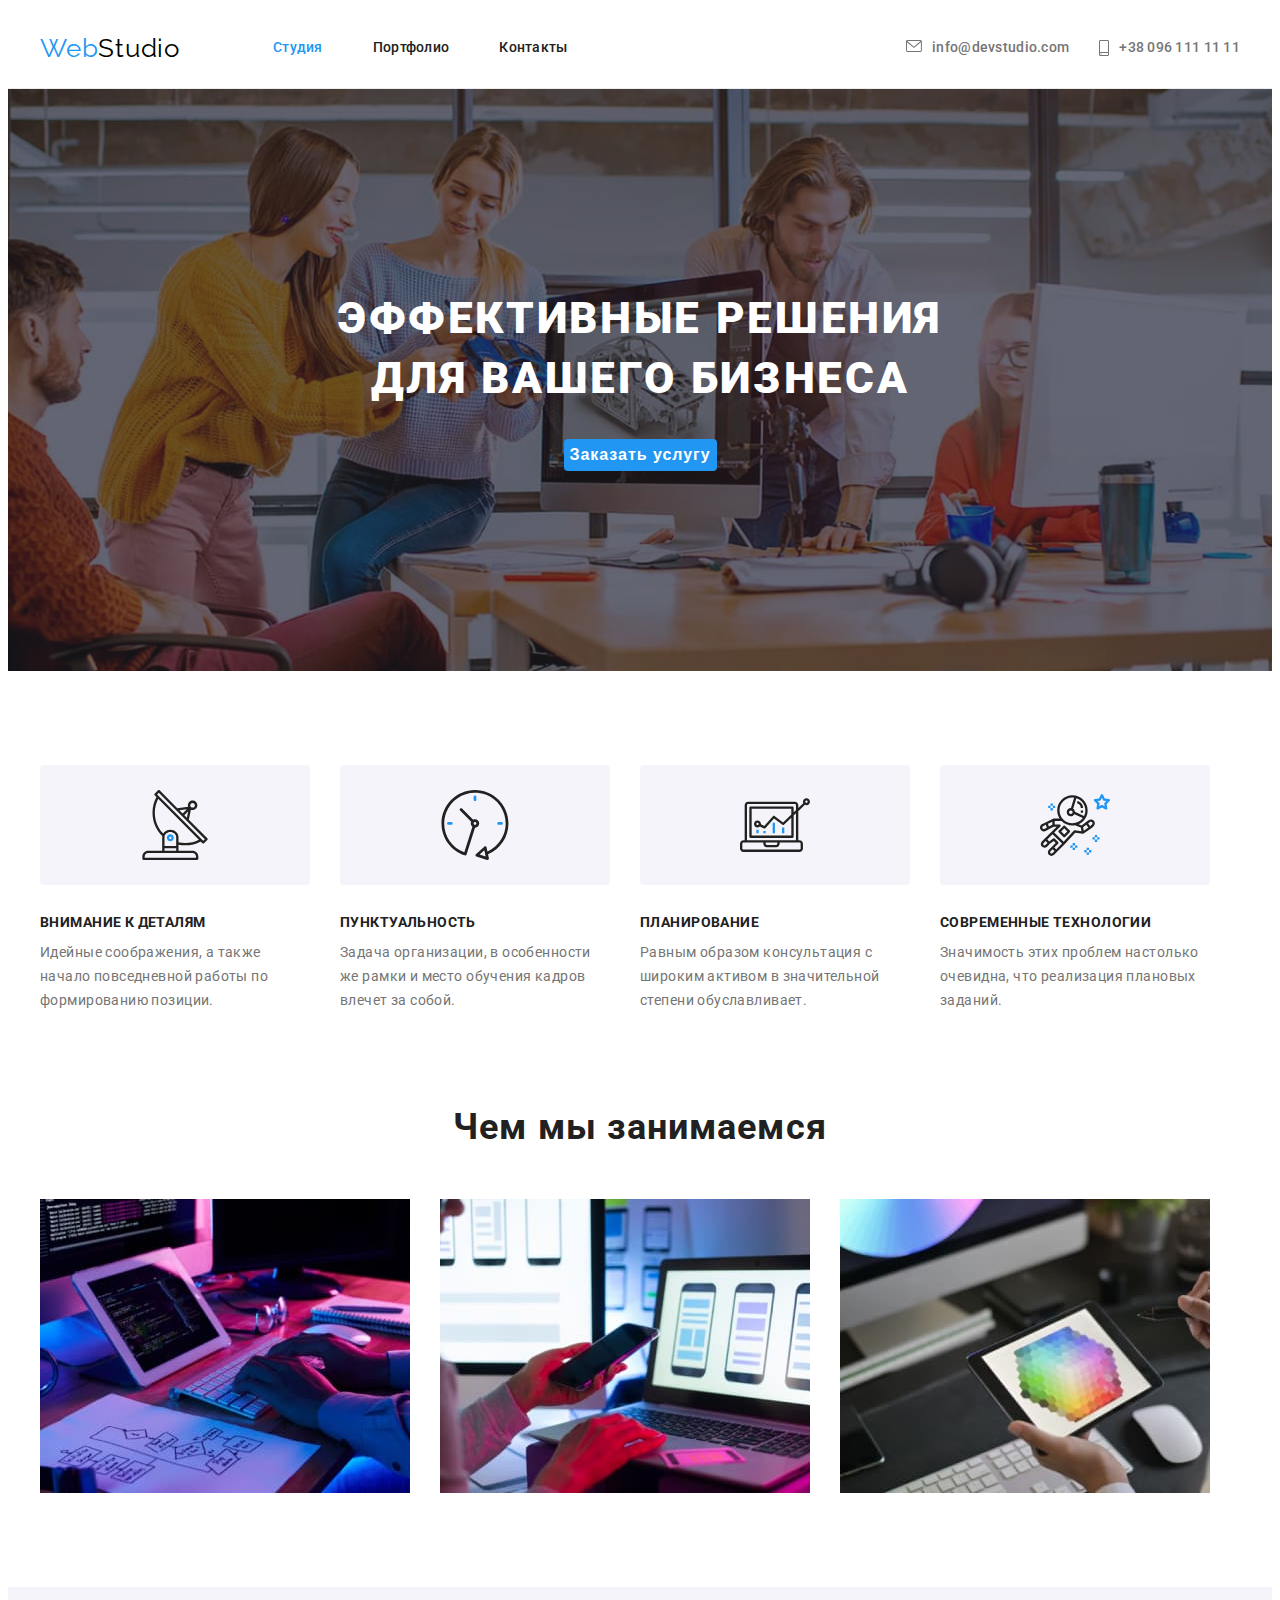
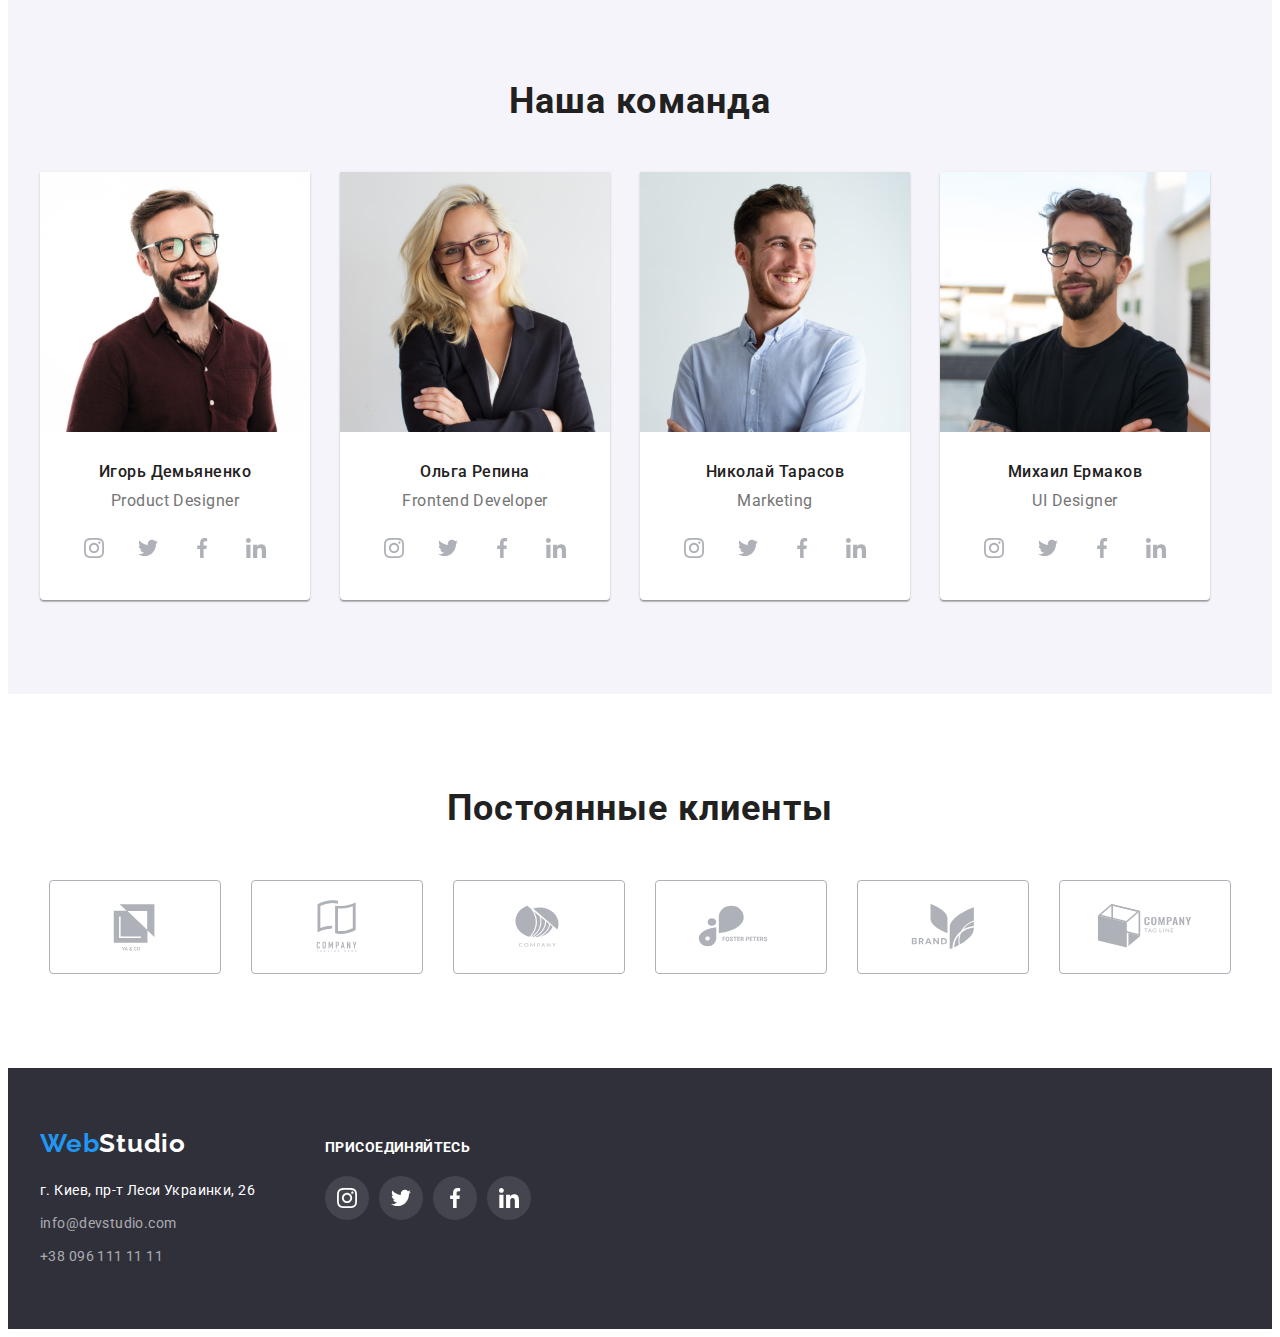
<file: index.html>
<!DOCTYPE html>
<html lang="ru">
<head>
   
    <meta charset="UTF-8">
    <meta http-equiv="X-UA-Compatible" content="IE=edge">
    <meta name="viewport" content="width=device-width, initial-scale=1.0">
    <title>Document</title>
    <link rel="stylesheet" href="https://cdnjs.cloudflare.com/ajax/libs/modern-normalize/1.1.0/modern-normalize.min.css"
        integrity="sha512-wpPYUAdjBVSE4KJnH1VR1HeZfpl1ub8YT/NKx4PuQ5NmX2tKuGu6U/JRp5y+Y8XG2tV+wKQpNHVUX03MfMFn9Q=="
        crossorigin="anonymous" referrerpolicy="no-referrer" />
    <link rel="preconnect" href="https://fonts.googleapis.com">
    <link rel="preconnect" href="https://fonts.gstatic.com" crossorigin>
    <link href="https://fonts.googleapis.com/css2?family=Roboto&display=swap" rel="stylesheet">
    <link rel="preconnect" href="https://fonts.googleapis.com">
    <link rel="preconnect" href="https://fonts.gstatic.com" crossorigin>
    <link href="https://fonts.googleapis.com/css2?family=Raleway:wght@700&family=Roboto:wght@400;500;700;900&display=swap"
        rel="stylesheet">
    <link rel="stylesheet" href="./css/styles.css">
</head>

<body>
    <!-- header -->
    <header class="header">
        <div class="container header-container">
        <nav class="nav">
            <a class="link logo" lang="en" href="./index.html">Web<span>Studio</span></a>
            <ul class="nav-list">
                <li class="item nav-item"><a class="link header-link current" href="./index.html">Студия</a></li>
                <li class="item nav-item"><a class="link header-link" href="./portfolio.html">Портфолио</a></li>
                <li class="item nav-item"><a class="link header-link" href="">Контакты</a></li>
            </ul>
        </nav>
        <div class="header-contacts">
        <ul class="nav-contacts">
            <li class="contacts-items item header-mail"><a class="header-contacts link-mail" href="mailto:info@devstudio.com">
             <svg class="header-icons header-icons-" width="16" height="12">
                <use href="./img/sprite/icons.svg#icon-envelope">
                </use>
            </svg>
                info@devstudio.com</a>
            </li>
            <li class="contacts-items header-tel">
                <a class="header-contacts link-tel" href="tel:+380961111111">
                    <svg class="header-icons header-icons-smart" width="10" height="16">
                        <use href="./img/sprite/icons.svg#icon-smartphone">
                        </use>
                    </svg>
                    +38 096 111 11 11</a>
            </li>
        </ul>
        </div>
        </div>
    </header>
    <!-- main -->
    <main>
        <!-- hero -->
        <section class="hero">
            <div class="container">
            <h1>Эффективные решения<br> для вашего бизнеса</h1>
            <button class="button butoon-hero" type="button">Заказать услугу</button>
            </div>
        </section>
        <!-- information_about_the_company -->
        <section class="information">
            <div class="container information-container">
            <h2 class="visually-hidden">О нас</h2>
            <ul class="information-list">
                <li class="list information-item">
                    <div class="information-svg">
                        <svg class="information-icon-imege" width="70" height="70">
                            <use href="img/sprite/icons.svg#icon-antenna">
                            </use>
                        </svg>
                    </div>
                    <h3 class="information-titel">Внимание к деталям</h3>
                    <p class="information-after-titel">Идейные соображения, а также начало повседневной работы по формированию позиции.</p>
                </li>
                <li class="item information-item">
                    <div class="information-svg">
                        <svg class="information-icon-imege" width="70" height="70">
                            <use href="img/sprite/icons.svg#icon-clock">
                            </use>
                        </svg>
                    </div>
                    <h3 class="information-titel">Пунктуальность</h3>
                    <p class="information-after-titel">Задача организации, в особенности же рамки и место обучения кадров влечет за собой.</p>
                </li>
                <li class="item information-item">
                    <div class="information-svg">
                        <svg class="information-icon-imege" width="70" height="70">
                            <use href="img/sprite/icons.svg#icon-diagram">
                            </use>
                        </svg>
                    </div>
                    <h3 class="information-titel">Планирование</h3>
                    <p class="information-after-titel">Равным образом консультация с широким активом в значительной степени обуславливает.</p>
                </li>
                <li class="item information-item">
                    <div class="information-svg">
                        <svg class="information-icon-imege" width="70" height="70">
                            <use href="img/sprite/icons.svg#icon-astronaut">
                            </use>
                        </svg>
                    </div>
                    <h3 class="information-titel">Современные технологии</h3>
                    <p class="information-after-titel">Значимость этих проблем настолько очевидна, что реализация плановых заданий.</p>
                </li>
            </ul>
            </div>
        </section>
        <!-- what_are_we_doing -->
        <section class="services">
            <div class="container">
            <h2 class="work">Чем мы занимаемся</h2>
            <ul class="work-list">
                <li class="item work-item">
                    <img src="./img/what_are_we_doing/img.jpg" alt="На мониторе изображена вёрска" width="370" height="294">
                </li>
                <li class="item work-item">
                    <img src="./img/what_are_we_doing/img1.jpg" alt="Адаптирование под платформы" width="370" height="294">
                </li>
                <li class="item work-item">
                    <img src="./img/what_are_we_doing/img2.jpg" alt="Оформление" width="370" height="294">
                </li>
            </ul>
            </div>
        </section>
        <!-- our_team -->
        <section class="our-team">
            <div class="container">
            <h2 class="team">Наша команда</h2>
            <ul class="team-list">
                <li class="item team-item">
                    <img src="./img/our_team/img.jpg" alt="Парень, участник команды" width="270" height="260">
                    <div class="team-name">
                    <h3 class="team-title">Игорь Демьяненко</h3>
                    <p class="team-after-title" lang="en">Product Designer</p>
                      <ul class="team-list-kontacts">
                          <li class="list-kontacts-item">
                              <a href="" class="team-social-link" target="blank" rel="noopener noreferrer">
                                  <svg class="team-social-icon" width="20" height="20">
                                      <use href="./img/sprite/icons.svg#icon-instagram">
                                      </use>
                                    </svg>
                                </a>
                            </li>
                          <li class="list-kontacts-item">
                              <a href="" class="team-social-link" target="blank" rel="noopener noreferrer">
                                  <svg class="team-social-icon" width="20" height="20">
                                      <use href="./img/sprite/icons.svg#icon-twitter">
                                      </use>
                                    </svg>
                                </a>
                            </li>
                          <li class="list-kontacts-item">
                              <a href="" class="team-social-link" target="blank" rel="noopener noreferrer">
                                  <svg class="team-social-icon" width="20" height="20">
                                      <use href="./img/sprite/icons.svg#icon-facebook">
                                      </use>
                                    </svg>
                                </a>
                            </li>
                          <li class="list-kontacts-item">
                              <a href="" class="team-social-link" target="blank" rel="noopener noreferrer">
                                  <svg class="team-social-icon" width="20" height="20">
                                      <use href="./img/sprite/icons.svg#icon-linkedin">
                                      </use>
                                    </svg>
                                </a>
                            </li>
                      </ul>
                </div>
                </li>
                <li class="item team-item">
                    <img src="./img/our_team/img1.jpg" alt="Девушка, участница команды" width="270" height="260">
                    <div class="team-name">
                    <h3 class="team-title">Ольга Репина</h3>
                    <p class="team-after-title" lang="en">Frontend Developer</p>
                        <ul class="team-list-kontacts">
                            <li class="list-kontacts-item">
                                <a href="" class="team-social-link" target="blank" rel="noopener noreferrer">
                                    <svg class="team-social-icon" width="20" height="20">
                                        <use href="./img/sprite/icons.svg#icon-instagram">
                                        </use>
                                    </svg>
                                </a>
                            </li>
                            <li class="list-kontacts-item">
                                <a href="" class="team-social-link" target="blank" rel="noopener noreferrer">
                                    <svg class="team-social-icon" width="20" height="20">
                                        <use href="./img/sprite/icons.svg#icon-twitter">
                                        </use>
                                    </svg>
                                </a>
                            </li>
                            <li class="list-kontacts-item">
                                <a href="" class="team-social-link" target="blank" rel="noopener noreferrer">
                                    <svg class="team-social-icon" width="20" height="20">
                                        <use href="./img/sprite/icons.svg#icon-facebook">
                                        </use>
                                    </svg>
                                </a>
                            </li>
                            <li class="list-kontacts-item">
                                <a href="" class="team-social-link" target="blank" rel="noopener noreferrer">
                                    <svg class="team-social-icon" width="20" height="20">
                                        <use href="./img/sprite/icons.svg#icon-linkedin">
                                        </use>
                                    </svg>
                                </a>
                            </li>
                        </ul>
                    </div>
                </li>
                <li class="item team-item">
                    <img src="./img/our_team/img2.jpg" alt="Парень, участник команды" width="270" height="260">
                    <div class="team-name">
                    <h3 class="team-title">Николай Тарасов</h3>
                    <p class="team-after-title" lang="en">Marketing</p>
                        <ul class="team-list-kontacts">
                            <li class="list-kontacts-item">
                                <a href="" class="team-social-link" target="blank" rel="noopener noreferrer">
                                    <svg class="team-social-icon" width="20" height="20">
                                        <use href="./img/sprite/icons.svg#icon-instagram" target="blank" rel="noopener noreferrer">
                                        </use>
                                    </svg>
                                </a>
                            </li>
                            <li class="list-kontacts-item">
                                <a href="" class="team-social-link" target="blank" rel="noopener noreferrer">
                                    <svg class="team-social-icon" width="20" height="20">
                                        <use href="./img/sprite/icons.svg#icon-twitter" target="blank" rel="noopener noreferrer">
                                        </use>
                                    </svg>
                                </a>
                            </li>
                            <li class="list-kontacts-item">
                                <a href="" class="team-social-link" target="blank" rel="noopener noreferrer">
                                    <svg class="team-social-icon" width="20" height="20">
                                        <use href="./img/sprite/icons.svg#icon-facebook" target="blank" rel="noopener noreferrer">
                                        </use>
                                    </svg>
                                </a>
                            </li>
                            <li class="list-kontacts-item">
                                <a href="" class="team-social-link" target="blank" rel="noopener noreferrer">
                                    <svg class="team-social-icon" width="20" height="20">
                                        <use href="./img/sprite/icons.svg#icon-linkedin" target="blank" rel="noopener noreferrer">
                                        </use>
                                    </svg>
                                </a>
                            </li>
                        </ul>
                    </div>
                </li>
                <li class="item team-item">
                    <img src="./img/our_team/img3.jpg" alt="Парень, участник команды" width="270" height="260">
                    <div class="team-name">
                    <h3 class="team-title">Михаил Ермаков</h3>
                    <p class="team-after-title" lang="en">UI Designer</p>
                        <ul class="team-list-kontacts">
                            <li class="list-kontacts-item">
                                <a href="" class="team-social-link" target="blank" rel="noopener noreferrer">
                                    <svg class="team-social-icon" width="20" height="20">
                                        <use href="./img/sprite/icons.svg#icon-instagram">
                                        </use>
                                    </svg>
                                </a>
                            </li>
                            <li class="list-kontacts-item">
                                <a href="" class="team-social-link" target="blank" rel="noopener noreferrer">
                                    <svg class="team-social-icon" width="20" height="20">
                                        <use href="./img/sprite/icons.svg#icon-twitter">
                                        </use>
                                    </svg>
                                </a>
                            </li>
                            <li class="list-kontacts-item">
                                <a href="" class="team-social-link" target="blank" rel="noopener noreferrer">
                                    <svg class="team-social-icon" width="20" height="20">
                                        <use href="./img/sprite/icons.svg#icon-facebook">
                                        </use>
                                    </svg>
                                </a>
                            </li>
                            <li class="list-kontacts-item">
                                <a href="" class="team-social-link" target="blank" rel="noopener noreferrer">
                                    <svg class="team-social-icon" width="20" height="20">
                                        <use href="./img/sprite/icons.svg#icon-linkedin">
                                        </use>
                                    </svg>
                                </a>
                            </li>
                        </ul>
                    </div>
                </li>
            </ul>
            </div>
        </section>
        <!-- regular-customers -->
        <section class="customers">
            <div class="container">
                <h2 class="customers-title">Постоянные клиенты</h2>
                <ul class="customers-list">
                    <li class="customers-item">
                        <a href=""  class="customers-link" target="blank" rel="noopener noreferrer">
                            <svg class="customers-svg" width="106" height="60">
                                <use href="./img/sprite/icons.svg#icon-Logo1">
                                </use>
                            </svg>
                        </a>
                    </li>
                    <li class="customers-item">
                        <a href=""  class="customers-link" target="blank" rel="noopener noreferrer">
                            <svg class="customers-svg" width="106" height="60">
                                <use href="./img/sprite/icons.svg#icon-Logo2">
                                </use>
                            </svg>
                        </a>
                    </li>
                    <li class="customers-item">
                        <a href=""  class="customers-link" target="blank" rel="noopener noreferrer">
                            <svg class="customers-svg" width="106" height="60">
                                <use href="./img/sprite/icons.svg#icon-Logo3">
                                </use>
                            </svg>
                        </a>
                    </li>
                    <li class="customers-item">
                        <a href=""  class="customers-link" target="blank" rel="noopener noreferrer">
                            <svg class="customers-svg" width="106" height="60">
                                <use href="./img/sprite/icons.svg#icon-Logo4">
                                </use>
                            </svg>
                        </a>
                    </li>
                    <li class="customers-item">
                        <a href=""  class="customers-link" target="blank" rel="noopener noreferrer">
                            <svg class="customers-svg" width="106" height="60">
                                <use href="./img/sprite/icons.svg#icon-Logo5">
                                </use>
                            </svg>
                        </a>
                    </li>
                    <li class="customers-item">
                        <a href="" class="customers-link" target="blank" rel="noopener noreferrer">
                            <svg class="customers-svg" width="106" height="60">
                                <use href="./img/sprite/icons.svg#icon-Logo6">
                                </use>
                            </svg>
                        </a>
                    </li>
                </ul>
            </div>
        </section>
    </main>
    <!-- footer -->
    <footer class="footer">
        <div class="container">
         <div class="footer-adres"> 
        <a class="link footer-logo" lang="en" href="./index.html">Web<span>Studio</span></a>
        <address class="address">
        <ul class="address-list">
            <li  class="footer-item">
                <a class="link address-item-map" href="https://goo.gl/maps/XnTj627wTrtUJCZ2A" target="blank" rel="noopener noreferrer">г. Киев, пр-т Леси Украинки, 26</a>
            </li>
            <li  class="footer-item">
                <a class="link address-item" href="mailto:info@devstudio.com">info@devstudio.com</a>
            </li>
             <li  class="footer-item">
                <a class="link address-item" href="tel:+380961111111">+38 096 111 11 11</a>
             </li>
         </ul>  
        </address>
        </div>
        <div class="footer-adres">
        <h3 class="footer-social-title">присоединяйтесь</h3>
        <ul class="footer-social">
            <li class="footer-social-item"> <a href="" class="footer-social-link" target="blank" rel="noopener noreferrer">
                <svg class="footer-svg" width="20" height="20">
                    <use href="./img/sprite/icons.svg#icon-instagram">

                    </use>
                </svg>
            </a>
        </li>
            <li class="footer-social-item"> <a href="" class="footer-social-link" target="blank" rel="noopener noreferrer">
                <svg class="footer-svg" width="20" height="20">
                    <use href="./img/sprite/icons.svg#icon-twitter">

                    </use>
                </svg>
            </a>
        </li>
            <li class="footer-social-item"> <a href="" class="footer-social-link" target="blank" rel="noopener noreferrer">
                <svg class="footer-svg" width="20" height="20">
                    <use href="./img/sprite/icons.svg#icon-facebook">

                    </use>
                </svg>
            </a>
        </li>
            <li class="footer-social-item"> <a href="" class="footer-social-link" target="blank" rel="noopener noreferrer">
                <svg class="footer-svg" width="20" height="20">
                    <use href="./img/sprite/icons.svg#icon-linkedin">

                    </use>
                </svg>
            </a>
        </li>
        </ul>
        </div>
        </div>
    </footer>

</body>

</html>
</file>
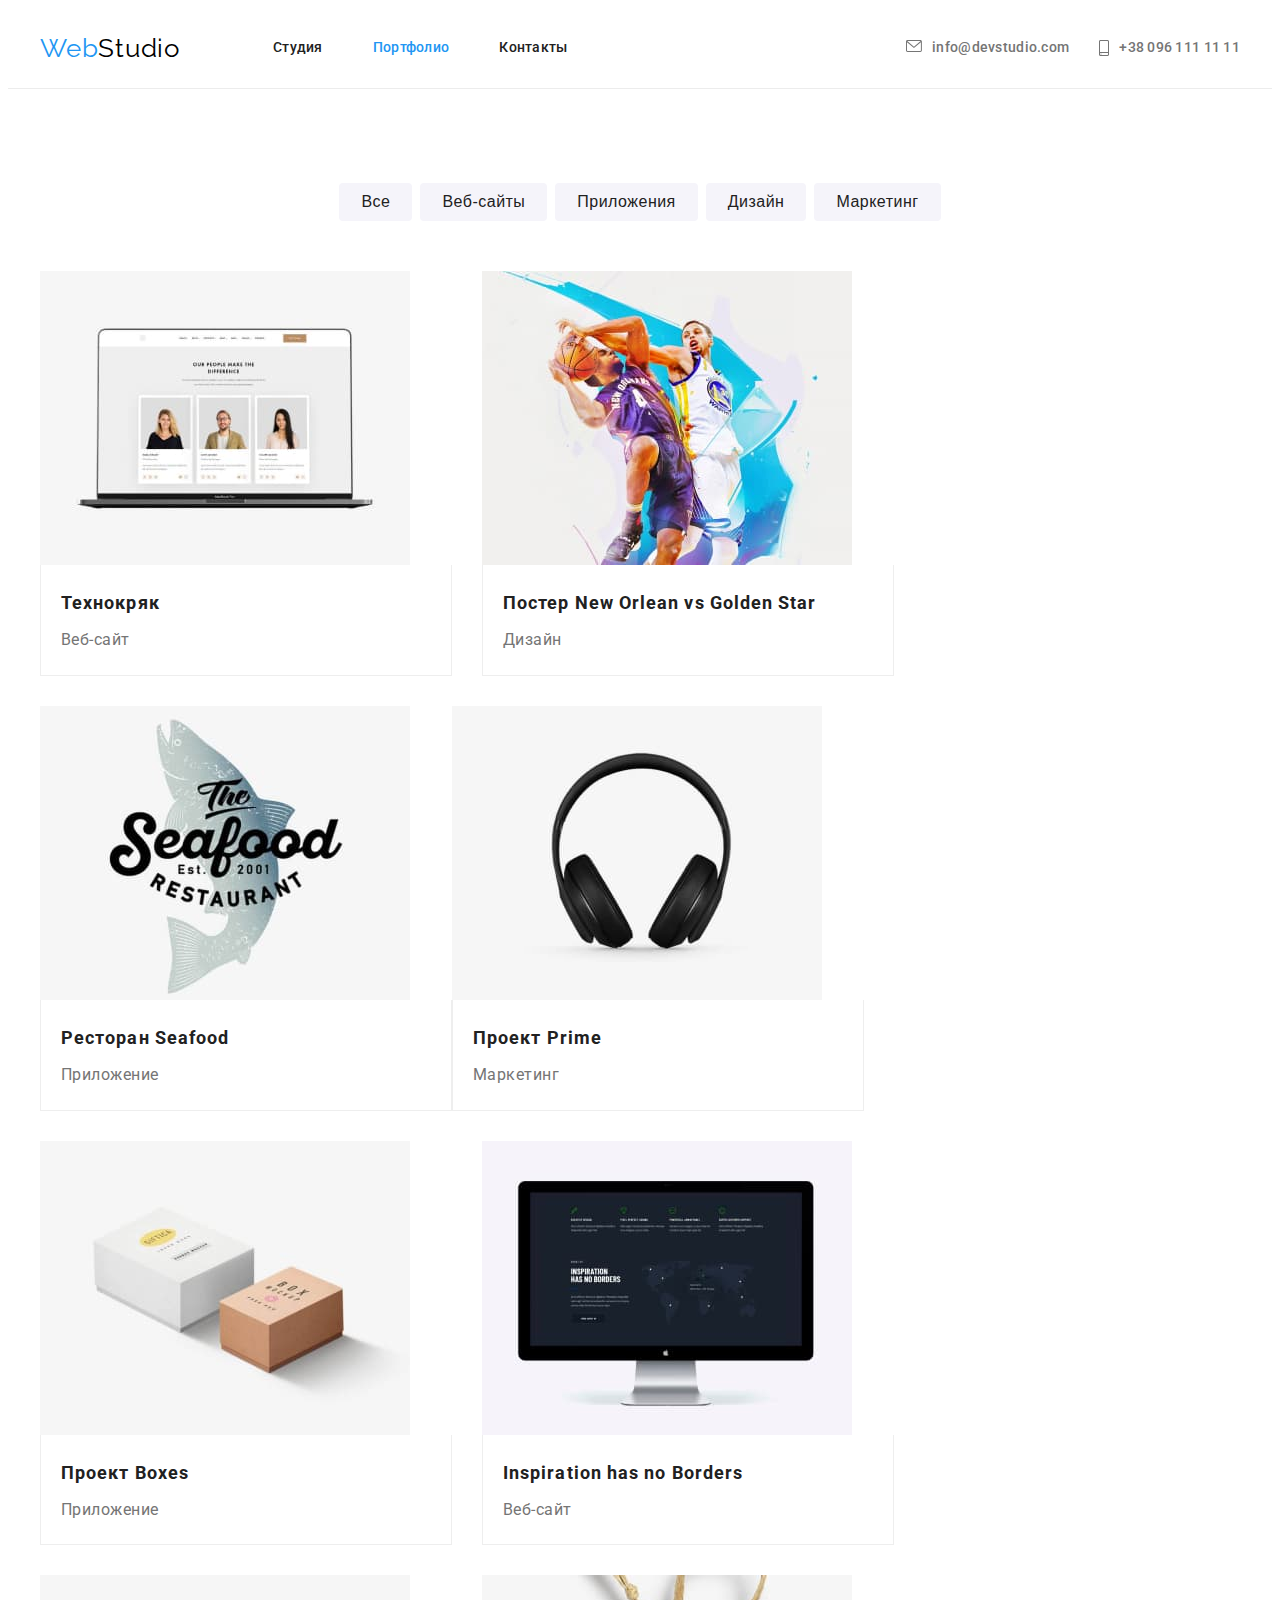
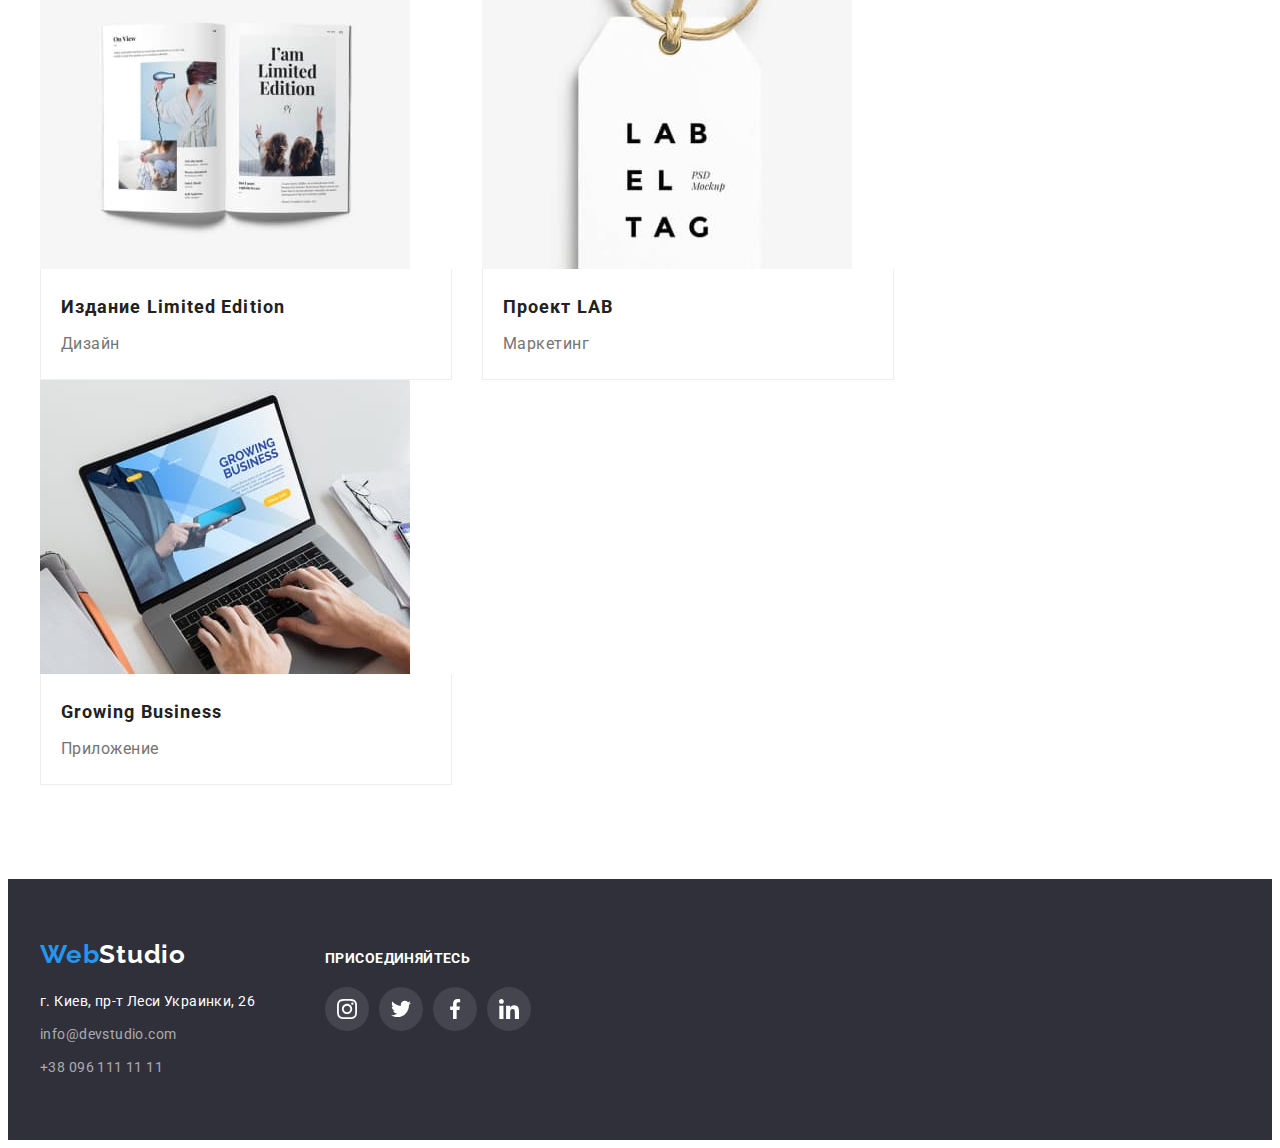
<file: portfolio.html>
<!DOCTYPE html>
<html lang="ru">
<head>
    <meta charset="UTF-8">
    <meta http-equiv="X-UA-Compatible" content="IE=edge">
    <meta name="viewport" content="width=device-width, initial-scale=1.0">
    <title>Document</title>
    <link rel="stylesheet" href="https://cdnjs.cloudflare.com/ajax/libs/modern-normalize/1.1.0/modern-normalize.min.css"
        integrity="sha512-wpPYUAdjBVSE4KJnH1VR1HeZfpl1ub8YT/NKx4PuQ5NmX2tKuGu6U/JRp5y+Y8XG2tV+wKQpNHVUX03MfMFn9Q=="
        crossorigin="anonymous" referrerpolicy="no-referrer" />
    <link rel="preconnect" href="https://fonts.googleapis.com">
    <link rel="preconnect" href="https://fonts.gstatic.com" crossorigin>
    <link href="https://fonts.googleapis.com/css2?family=Raleway:wght@700&family=Roboto:wght@400;500;700;900&display=swap"
        rel="stylesheet">
    <link rel="stylesheet" href="./css/styles.css">
</head>
<body>
    <!-- header -->
    <header class="header">
        <div class="container header-container">
            <nav class="nav">
                <a class="link logo" lang="en" href="./index.html">Web<span>Studio</span></a>
                <ul class="nav-list">
                    <li class="item nav-item"><a class="link header-link" href="./index.html">Студия</a></li>
                    <li class="item nav-item"><a class="link header-link current" href="./portfolio.html">Портфолио</a></li>
                    <li class="item nav-item"><a class="link header-link" href="">Контакты</a></li>
                </ul>
            </nav>
            <div class="header-contacts">
                <ul class="nav-contacts">
                    <li class="contacts-items item header-mail"><a class="header-contacts link-mail"
                            href="mailto:info@devstudio.com">
                            <svg class="header-icons header-icons-" width="16" height="12">
                                <use href="./img/sprite/icons.svg#icon-envelope">
                                </use>
                            </svg>
                            info@devstudio.com</a>
                    </li>
                    <li class="contacts-items header-tel">
                        <a class="header-contacts link-tel" href="tel:+380961111111">
                            <svg class="header-icons header-icons-smart" width="10" height="16">
                                <use href="./img/sprite/icons.svg#icon-smartphone">
                                </use>
                            </svg>
                            +38 096 111 11 11</a>
                    </li>
                </ul>
            </div>
        </div>
    </header>
    <main>
    <!-- portfolio -->
        <section class="portfolio">
            <div class="container">
                <h1 class="visually-hidden">Портфолио</h1>
            <ul class="filters">
                <li class="item filters-item">
                    <button type="button" class="button-filtres">Все</button>
                </li>
                <li class="item filters-item">
                    <button type="button" class="button-filtres">Веб-сайты</button>
                </li>
                <li class="item filters-item">
                    <button type="button" class="button-filtres">Приложения</button>
                </li>
                <li class="item filters-item">
                    <button type="button" class="button-filtres">Дизайн</button>
                </li>
                <li class="item filters-item">
                    <button type="button" class="button-filtres">Маркетинг</button>
                </li>
            </ul>
            <ul class="project">
                <li class="item project-item">
                    <a class="portfolio-link" href=""><img src="./img/project/project1.jpg" alt="Компьютер на котором изображен Веб-сайт" width="370" height="294">
                        <div class="rpoject-text">
                    <h2 class="project-title">Технокряк</h2>
                    <p class="project-after-title">Веб-сайт</p>
                     </div>
                    </a>
                </li>
                <li class="item project-item">
                    <a class="portfolio-link" href=""><img src="./img/project/project2.jpg" alt="Дизайн с двумя баскетболистами" width="370" height="294">
                        <div class="rpoject-text">
                    <h2 class="project-title">Постер <span lang="en">New Orlean vs Golden Star</span></h2>
                    <p class="project-after-title">Дизайн</p>
                    </div>
                    </a>
                </li>
                <li class="item project-item">
                    <a class="portfolio-link" href=""><img src="./img/project/project3.jpg" alt="Название ресторана" width="370" height="294">
                        <div class="rpoject-text">
                    <h2 class="project-title">Ресторан <span lang="en">Seafood</span></h2>
                    <p class="project-after-title">Приложение</p>
                    </div>
                    </a>
                </li>
                <li class="item project-item">
                    <a class="portfolio-link" href=""><img src="./img/project/project4.jpg" alt="Наушники" width="370" height="294">
                        <div class="rpoject-text">
                    <h2 class="project-title">Проект <span lang="en">Prime</span></h2>
                    <p class="project-after-title">Маркетинг</p>
                    </div>
                    </a>
                </li>
                <li class="item project-item">
                    <a class="portfolio-link" href=""><img src="./img/project/project5.jpg" alt="Две упаковочных каробки" width="370" height="294">
                        <div class="rpoject-text">
                    <h2 class="project-title">Проект <span lang="en">Boxes</span></h2>
                    <p class="project-after-title">Приложение</p>
                    </div>
                    </a>
                </li>
                <li class="item project-item">
                    <a class="portfolio-link" href=""><img src="./img/project/project6.jpg" alt="Монитор с веб сайтом" width="370" height="294">
                        <div class="rpoject-text">
                    <h2 class="project-title" lang="en">Inspiration has no Borders</h2>
                    <p class="project-after-title">Веб-сайт</p>
                    </div>  
                    </a>
                </li>
                <li class="item project-item">
                    <a class="portfolio-link" href=""><img src="./img/project/project7.jpg" alt="Женский журнал моды" width="370" height="294">
                        <div class="rpoject-text">
                    <h2 class="project-title">Издание <span lang="en">Limited Edition</span></h2>
                    <p class="project-after-title">Дизайн</p>
                    </div>
                    </a>
                </li>
                <li class="item project-item">
                    <a class="portfolio-link" href=""><img src="./img/project/project8.jpg" alt="Лейбл" width="370" height="294">
                        <div class="rpoject-text">
                    <h2 class="project-title">Проект <span lang="en">LAB</span></h2>
                    <p class="project-after-title">Маркетинг</p>
                    </div>  
                    </a>
                </li>
                <li class="item project-item">
                    <a class="portfolio-link"  href=""><img src="./img/project/project9.jpg" alt="Ноутбук с изображением на экране приложения" width="370" height="294">
                        <div class="rpoject-text">
                    <h2 class="project-title" lang="en">Growing Business</h2>
                    <p class="project-after-title">Приложение</p>
                    </div>
                    </a>
                </li>
            </ul>
            </div>
        </section>
    </main>
    <!-- footer -->
    <footer class="footer">
        <div class="container">
            <div class="footer-adres">
                <a class="link footer-logo" lang="en" href="./index.html">Web<span>Studio</span></a>
                <address class="address">
                    <ul class="address-list">
                        <li class="footer-item">
                            <a class="link address-item-map" href="https://goo.gl/maps/XnTj627wTrtUJCZ2A" target="blank"
                                rel="noopener noreferrer">г. Киев, пр-т Леси Украинки, 26</a>
                        </li>
                        <li class="footer-item">
                            <a class="link address-item" href="mailto:info@devstudio.com">info@devstudio.com</a>
                        </li>
                        <li class="footer-item">
                            <a class="link address-item" href="tel:+380961111111">+38 096 111 11 11</a>
                        </li>
                    </ul>
                </address>
            </div>
            <div class="footer-adres">
                <h3 class="footer-social-title">присоединяйтесь</h3>
                <ul class="footer-social">
                    <li class="footer-social-item"> <a href="" class="footer-social-link" target="blank"
                            rel="noopener noreferrer">
                            <svg class="footer-svg" width="20" height="20">
                                <use href="./img/sprite/icons.svg#icon-instagram">
    
                                </use>
                            </svg>
                        </a>
                    </li>
                    <li class="footer-social-item"> <a href="" class="footer-social-link" target="blank"
                            rel="noopener noreferrer">
                            <svg class="footer-svg" width="20" height="20">
                                <use href="./img/sprite/icons.svg#icon-twitter">
    
                                </use>
                            </svg>
                        </a>
                    </li>
                    <li class="footer-social-item"> <a href="" class="footer-social-link" target="blank"
                            rel="noopener noreferrer">
                            <svg class="footer-svg" width="20" height="20">
                                <use href="./img/sprite/icons.svg#icon-facebook">
    
                                </use>
                            </svg>
                        </a>
                    </li>
                    <li class="footer-social-item"> <a href="" class="footer-social-link" target="blank"
                            rel="noopener noreferrer">
                            <svg class="footer-svg" width="20" height="20">
                                <use href="./img/sprite/icons.svg#icon-linkedin">
    
                                </use>
                            </svg>
                        </a>
                    </li>
                </ul>
            </div>
        </div>
    </footer>
</body>
</html>
</file>
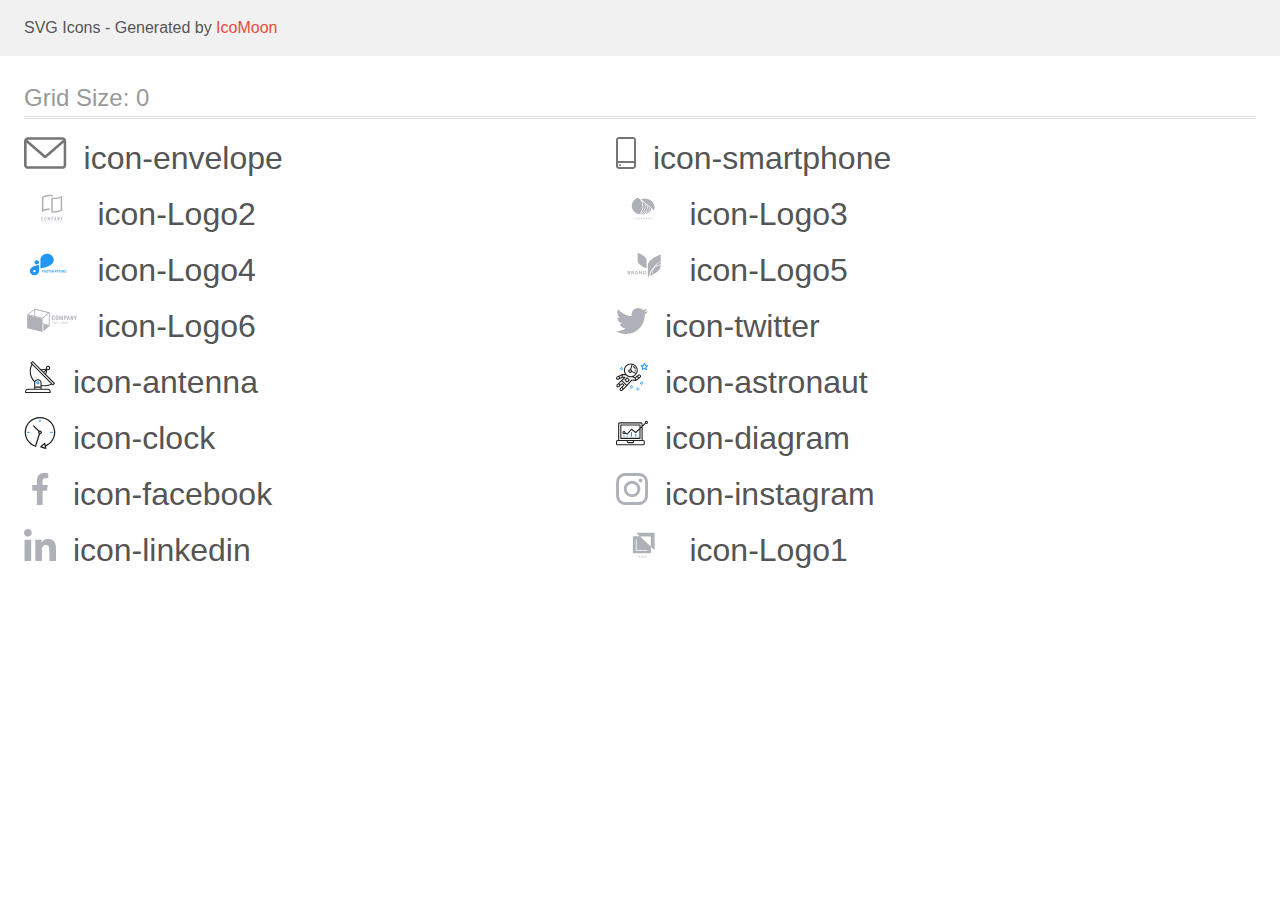
<file: img/sprite/demo.html>
<!doctype html>
<html>
<head>
    <title>IcoMoon - SVG Icons</title>
    <meta charset="utf-8">
    <meta name="viewport" content="width=device-width, initial-scale=1">
    <link rel="stylesheet" href="demo-files/demo.css">
    <link rel="stylesheet" href="style.css">
</head>
<body>
<svg aria-hidden="true" style="position: absolute; width: 0; height: 0; overflow: hidden;" version="1.1" xmlns="http://www.w3.org/2000/svg" xmlns:xlink="http://www.w3.org/1999/xlink">
<defs>
<symbol id="icon-envelope" viewBox="0 0 43 32">
<path fill="#757575" style="fill: var(--color1, #757575)" d="M38.667 0h-34.667c-2.205 0-4 1.795-4 4v24c0 2.205 1.795 4 4 4h34.667c2.205 0 4-1.795 4-4v-24c0-2.205-1.795-4-4-4zM38.667 2.667c0.181 0 0.355 0.037 0.512 0.104l-17.845 15.467-17.845-15.467c0.151-0.065 0.327-0.104 0.512-0.104h34.667zM38.667 29.333h-34.667c-0.736 0-1.333-0.597-1.333-1.333v0-22.413l17.792 15.421c0.233 0.203 0.539 0.327 0.875 0.327s0.642-0.124 0.876-0.328l-0.002 0.001 17.792-15.421v22.413c0 0.736-0.597 1.333-1.333 1.333v0z"></path>
</symbol>
<symbol id="icon-smartphone" viewBox="0 0 20 32">
<path fill="#757575" style="fill: var(--color1, #757575)" d="M17 0h-14c-1.654 0-3 1.346-3 3v26c0 1.654 1.346 3 3 3h14c1.654 0 3-1.346 3-3v-26c0-1.654-1.346-3-3-3zM3 2h14c0.552 0 1 0.448 1 1v0 21h-16v-21c0-0.552 0.448-1 1-1v0zM17 30h-14c-0.552 0-1-0.448-1-1v0-3h16v3c0 0.552-0.448 1-1 1v0z"></path>
<path fill="#757575" style="fill: var(--color1, #757575)" d="M4.708 27.478c0.18 0.163 0.293 0.399 0.293 0.66s-0.113 0.497-0.292 0.659l-0.001 0.001c-0.186 0.17-0.435 0.275-0.708 0.275s-0.522-0.104-0.709-0.275l0.001 0.001c-0.18-0.163-0.293-0.399-0.293-0.66s0.113-0.497 0.292-0.659l0.001-0.001c0.186-0.17 0.435-0.275 0.708-0.275s0.522 0.104 0.709 0.275l-0.001-0.001z"></path>
</symbol>
<symbol id="icon-Logo2" viewBox="0 0 57 32">
<path fill="#afb1b8" style="fill: var(--color2, #afb1b8)" d="M26.727 3.165h-0.073c-0.112-0.007-0.224-0.010-0.336-0.012h-0.243c-0.212 0-0.428 0.005-0.642 0.016-0.007-0.001-0.016-0.001-0.024-0.001s-0.017 0-0.025 0.001l0.001-0c-2.059 0.12-3.971 0.635-5.699 1.47l0.090-0.039-0.23 0.111v11.809l0.54-0.183c0.474-0.163 0.978-0.309 1.5-0.445 1.29-0.345 2.775-0.553 4.305-0.573l0.012-0v1.551c-0.193 0.001-0.38 0.006-0.568 0.016h-0.045c-1.212 0.068-2.348 0.25-3.442 0.537l0.12-0.027c-1.503 0.382-2.82 0.91-4.044 1.586l0.087-0.044v-15.145c1.195-0.711 2.578-1.29 4.042-1.665l0.11-0.024c1.173-0.315 2.52-0.499 3.909-0.505h0.231c0.273 0.007 0.539 0.019 0.788 0.038 0.658 0.046 1.31 0.15 1.949 0.311v1.527c-0.544-0.133-1.189-0.234-1.849-0.282l-0.039-0.002-0.039-0.003c-0.132-0.011-0.263-0.022-0.386-0.022zM29.415 4.726c0.339 0.026 0.69 0.038 1.044 0.038 1.464-0.006 2.881-0.198 4.231-0.554l-0.117 0.026c1.502-0.383 2.819-0.912 4.043-1.587l-0.087 0.044v14.875c-1.195 0.71-2.578 1.289-4.042 1.665l-0.11 0.024c-1.173 0.314-2.52 0.498-3.91 0.503h-0.004c-0.029 0-0.062 0-0.096 0-1.020 0-2.010-0.128-2.955-0.368l0.083 0.018v-14.972c0.229 0.053 0.466 0.102 0.706 0.142 0.394 0.067 0.81 0.115 1.214 0.145zM36.985 4.842l-0.54 0.181c-0.496 0.167-0.997 0.316-1.5 0.449-1.344 0.36-2.888 0.569-4.48 0.575h-0.004c-0.352 0-0.676-0.010-0.989-0.030l-0.43-0.028v12.148l0.37 0.032c0.342 0.030 0.696 0.045 1.052 0.045 1.257-0.006 2.473-0.172 3.631-0.48l-0.1 0.023c1.059-0.269 1.977-0.608 2.848-1.031l-0.088 0.039 0.23-0.111v-11.812z"></path>
<path fill="#afb1b8" style="fill: var(--color2, #afb1b8)" d="M19.060 24.113c-0.145-0.15-0.348-0.243-0.572-0.243-0.010 0-0.020 0-0.030 0.001l0.001-0c-0.004-0-0.008-0-0.012-0-0.121 0-0.236 0.024-0.34 0.067l0.006-0.002c-0.205 0.082-0.364 0.243-0.442 0.444l-0.002 0.005c-0.043 0.107-0.063 0.22-0.062 0.335v2.023c-0.005 0.142 0.022 0.284 0.079 0.415 0.048 0.104 0.117 0.196 0.203 0.271 0.081 0.068 0.175 0.117 0.277 0.144 0.099 0.027 0.201 0.042 0.302 0.042 0.113 0.001 0.224-0.023 0.326-0.070 0.304-0.135 0.512-0.434 0.512-0.781v-0.226h-0.53v0.18c0 0.004 0 0.008 0 0.012 0 0.060-0.011 0.118-0.032 0.171l0.001-0.003c-0.018 0.045-0.044 0.083-0.077 0.114l-0 0c-0.061 0.047-0.137 0.076-0.221 0.077h-0c-0.009 0.001-0.020 0.002-0.031 0.002-0.089 0-0.168-0.043-0.216-0.11l-0.001-0.001c-0.044-0.071-0.071-0.158-0.071-0.251 0-0.007 0-0.014 0-0.021l-0 0.001v-1.887c-0.003-0.105 0.019-0.208 0.065-0.302 0.049-0.075 0.132-0.124 0.227-0.124 0.011 0 0.022 0.001 0.033 0.002l-0.001-0c0.003-0 0.006-0 0.010-0 0.092 0 0.174 0.045 0.226 0.114l0.001 0.001c0.055 0.071 0.088 0.162 0.088 0.26 0 0.004-0 0.008-0 0.012v-0.001 0.175h0.524v-0.206c0-0.003 0-0.006 0-0.009 0-0.124-0.024-0.243-0.067-0.352l0.002 0.006c-0.041-0.111-0.102-0.205-0.177-0.285l0 0zM22.202 24.091c-0.161-0.137-0.371-0.221-0.601-0.223h-0c-0.108 0-0.215 0.020-0.316 0.057-0.218 0.078-0.391 0.239-0.483 0.443l-0.002 0.005c-0.053 0.123-0.080 0.257-0.077 0.392v1.94c-0.004 0.137 0.023 0.272 0.077 0.397 0.048 0.105 0.117 0.197 0.205 0.271 0.081 0.075 0.176 0.133 0.279 0.171 0.101 0.037 0.208 0.057 0.316 0.057 0.231-0.001 0.442-0.087 0.603-0.229l-0.001 0.001c0.084-0.076 0.152-0.168 0.199-0.271 0.054-0.125 0.081-0.261 0.077-0.397v-1.941c0-0.005 0-0.011 0-0.017 0-0.135-0.029-0.264-0.080-0.381l0.002 0.006c-0.049-0.111-0.117-0.205-0.199-0.283l-0-0zM21.955 26.706c0.001 0.009 0.001 0.019 0.001 0.030 0 0.099-0.041 0.188-0.106 0.251l-0 0c-0.067 0.056-0.154 0.091-0.249 0.091s-0.182-0.034-0.25-0.091l0.001 0c-0.066-0.063-0.106-0.152-0.106-0.25 0-0.011 0-0.022 0.002-0.032l-0 0.001v-1.941c-0.001-0.009-0.001-0.019-0.001-0.030 0-0.098 0.041-0.187 0.106-0.25l0-0c0.067-0.056 0.154-0.091 0.249-0.091s0.182 0.034 0.25 0.091l-0.001-0c0.066 0.063 0.106 0.152 0.106 0.25 0 0.011-0 0.021-0.001 0.032l0-0.001v1.941zM26.329 27.573v-3.675h-0.508l-0.668 1.945h-0.009l-0.674-1.945h-0.503v3.674h0.525v-2.235h0.010l0.514 1.58h0.262l0.518-1.58h0.010v2.235h0.525zM29.311 24.157c-0.081-0.091-0.183-0.16-0.297-0.201-0.108-0.036-0.232-0.057-0.361-0.057-0.007 0-0.014 0-0.021 0h-0.779v3.675h0.524v-1.435h0.269c0.164 0.007 0.326-0.027 0.473-0.1 0.12-0.068 0.217-0.163 0.286-0.278l0.002-0.003c0.060-0.098 0.101-0.206 0.12-0.32 0.018-0.116 0.028-0.249 0.028-0.385 0-0.012-0-0.023-0-0.035l0 0.002c0.005-0.176-0.012-0.353-0.051-0.525-0.037-0.132-0.104-0.246-0.193-0.338l0 0zM29.041 25.277c-0.002 0.070-0.020 0.136-0.050 0.194l0.001-0.003c-0.030 0.056-0.077 0.101-0.133 0.128l-0.002 0.001c-0.065 0.030-0.14 0.047-0.22 0.047-0.010 0-0.019-0-0.028-0.001l0.001 0h-0.239v-1.249h0.27c0.008-0 0.016-0.001 0.025-0.001 0.077 0 0.149 0.017 0.214 0.048l-0.003-0.001c0.054 0.031 0.096 0.078 0.122 0.134l0.001 0.002c0.029 0.065 0.044 0.134 0.046 0.205v0.244c0 0.085 0.005 0.174 0 0.252h-0.005zM31.791 23.899h-0.429l-0.81 3.675h0.524l0.154-0.789h0.714l0.154 0.789h0.523l-0.829-3.675zM31.308 26.283l0.258-1.332h0.010l0.256 1.332h-0.523zM35.173 26.112h-0.010l-0.79-2.213h-0.503v3.675h0.523v-2.21h0.011l0.8 2.209h0.493v-3.674h-0.523v2.213zM38.372 23.899l-0.421 1.461h-0.011l-0.421-1.461h-0.554l0.719 2.122v1.553h0.524v-1.553l0.719-2.121h-0.555zM17.6 28.611h0.252v0.708h0.171v-0.708h0.251v-0.145h-0.674v0.146zM19.721 28.465l-0.331 0.853h0.182l0.070-0.194h0.34l0.073 0.194h0.187l-0.339-0.853h-0.182zM19.694 28.981l0.116-0.316 0.116 0.316h-0.232zM21.818 29.004h0.197v0.11c-0.055 0.044-0.126 0.072-0.203 0.072h-0c-0.004 0-0.008 0-0.012 0-0.068 0-0.129-0.032-0.169-0.081l-0-0c-0.040-0.057-0.063-0.127-0.063-0.203 0-0.007 0-0.013 0.001-0.020l-0 0.001c0-0.19 0.082-0.285 0.245-0.285 0.006-0.001 0.012-0.001 0.018-0.001 0.084 0 0.155 0.058 0.174 0.136l0 0.001 0.169-0.033c-0.036-0.166-0.156-0.251-0.362-0.251-0.003-0-0.007-0-0.011-0-0.11 0-0.211 0.042-0.287 0.11l0-0c-0.076 0.075-0.124 0.18-0.124 0.296 0 0.011 0 0.022 0.001 0.033l-0-0.001c-0 0.006-0 0.013-0 0.020 0 0.115 0.041 0.22 0.11 0.301l-0.001-0.001c0.075 0.078 0.181 0.126 0.297 0.126 0.009 0 0.018-0 0.027-0.001l-0.001 0c0.004 0 0.009 0 0.014 0 0.134 0 0.257-0.052 0.348-0.137l-0 0v-0.336h-0.37v0.144zM23.959 28.465h-0.173v0.853h0.597v-0.145h-0.425v-0.708zM25.77 28.465h-0.173v0.853h0.173v-0.853zM27.539 29.035l-0.349-0.57h-0.167v0.853h0.16v-0.557l0.343 0.557h0.172v-0.853h-0.158v0.57zM29.14 28.942h0.425v-0.145h-0.425v-0.187h0.457v-0.146h-0.63v0.853h0.647v-0.145h-0.475v-0.231zM33.020 28.802h-0.336v-0.336h-0.171v0.853h0.171v-0.373h0.336v0.373h0.172v-0.853h-0.172v0.337zM34.629 28.942h0.427v-0.145h-0.427v-0.187h0.459v-0.146h-0.629v0.853h0.646v-0.145h-0.475v-0.231zM36.812 28.943c0.149-0.023 0.224-0.102 0.224-0.237 0.001-0.007 0.001-0.015 0.001-0.024 0-0.068-0.033-0.128-0.085-0.166l-0.001-0c-0.063-0.032-0.137-0.051-0.216-0.051-0.012 0-0.023 0-0.035 0.001l0.002-0h-0.362v0.853h0.172v-0.357h0.034c0.004-0 0.009-0 0.014-0 0.034 0 0.066 0.007 0.094 0.020l-0.001-0.001c0.025 0.015 0.046 0.037 0.061 0.062l0.186 0.271h0.205l-0.104-0.166c-0.047-0.083-0.111-0.152-0.187-0.203l-0.002-0.001zM36.639 28.825h-0.126v-0.214h0.135c0.011-0.001 0.023-0.001 0.036-0.001 0.049 0 0.097 0.008 0.141 0.023l-0.003-0.001c0.023 0.021 0.037 0.050 0.037 0.083 0 0.037-0.018 0.069-0.045 0.090l-0 0c-0.043 0.014-0.092 0.021-0.142 0.021-0.011 0-0.022-0-0.033-0.001l0.002 0zM38.459 28.942h0.425v-0.145h-0.425v-0.187h0.459v-0.146h-0.631v0.853h0.647v-0.145h-0.475v-0.231z"></path>
</symbol>
<symbol id="icon-Logo3" viewBox="0 0 57 32">
<path fill="#afb1b8" style="fill: var(--color2, #afb1b8)" d="M19.417 26.187c0.009 0 0.017 0.002 0.025 0.005s0.015 0.007 0.021 0.013l-0-0 0.116 0.111c-0.091 0.090-0.202 0.162-0.327 0.211-0.129 0.048-0.278 0.076-0.434 0.076-0.011 0-0.021-0-0.032-0l0.002 0c-0.149 0.003-0.298-0.021-0.436-0.071-0.128-0.046-0.237-0.114-0.33-0.2l0.001 0.001c-0.090-0.085-0.161-0.188-0.21-0.302l-0.002-0.006c-0.047-0.114-0.075-0.246-0.075-0.385 0-0.004 0-0.008 0-0.012v0.001c-0-0.006-0-0.013-0-0.020 0-0.272 0.118-0.516 0.305-0.684l0.001-0.001c0.099-0.087 0.218-0.155 0.349-0.201 0.143-0.048 0.296-0.072 0.45-0.070 0.008-0 0.018-0 0.028-0 0.139 0 0.273 0.024 0.398 0.067l-0.009-0.003c0.115 0.044 0.221 0.104 0.313 0.179l-0.098 0.118c-0.007 0.008-0.015 0.015-0.024 0.021l-0 0c-0.010 0.006-0.021 0.009-0.034 0.009-0.002 0-0.004-0-0.006-0l0 0c-0.016-0.001-0.030-0.005-0.043-0.012l0 0-0.052-0.032-0.073-0.041c-0.066-0.032-0.144-0.057-0.225-0.070l-0.005-0.001c-0.048-0.008-0.104-0.013-0.161-0.013-0.004 0-0.009 0-0.013 0h0.001c-0.003-0-0.007-0-0.011-0-0.112 0-0.219 0.020-0.319 0.055l0.007-0.002c-0.098 0.034-0.182 0.085-0.254 0.15l0.001-0.001c-0.073 0.068-0.128 0.149-0.164 0.237-0.038 0.089-0.059 0.193-0.059 0.302 0 0.004 0 0.008 0 0.011v-0.001c-0 0.004-0 0.008-0 0.013 0 0.11 0.022 0.215 0.061 0.311l-0.002-0.005c0.036 0.087 0.091 0.167 0.162 0.236 0.067 0.064 0.149 0.115 0.242 0.147 0.095 0.034 0.196 0.051 0.299 0.051 0.059 0.001 0.119-0.003 0.178-0.010 0.148-0.015 0.28-0.074 0.385-0.164l-0.001 0.001c0.015-0.012 0.034-0.020 0.055-0.020h0zM22.775 25.629c0 0.003 0 0.008 0 0.012 0 0.138-0.029 0.269-0.081 0.387l0.002-0.006c-0.052 0.12-0.126 0.222-0.218 0.304l-0.001 0.001c-0.097 0.086-0.211 0.154-0.337 0.198l-0.007 0.002c-0.132 0.045-0.284 0.071-0.442 0.071s-0.31-0.026-0.452-0.074l0.010 0.003c-0.132-0.047-0.245-0.115-0.342-0.202l0.001 0.001c-0.093-0.084-0.168-0.187-0.219-0.303l-0.002-0.006c-0.050-0.116-0.078-0.251-0.078-0.393s0.029-0.277 0.081-0.4l-0.003 0.007c0.050-0.115 0.125-0.22 0.221-0.309 0.097-0.085 0.213-0.15 0.341-0.194 0.132-0.046 0.284-0.072 0.442-0.072s0.31 0.026 0.452 0.075l-0.010-0.003c0.129 0.045 0.246 0.114 0.343 0.201 0.096 0.088 0.171 0.192 0.22 0.305 0.054 0.127 0.081 0.261 0.078 0.396zM22.47 25.629c0-0.005 0-0.011 0-0.017 0-0.108-0.020-0.211-0.058-0.305l0.002 0.006c-0.071-0.182-0.216-0.322-0.396-0.384l-0.005-0.001c-0.096-0.033-0.206-0.052-0.321-0.052s-0.225 0.019-0.329 0.054l0.007-0.002c-0.096 0.034-0.178 0.085-0.246 0.15l0-0c-0.068 0.064-0.122 0.143-0.156 0.232l-0.001 0.004c-0.035 0.094-0.055 0.202-0.055 0.316s0.020 0.222 0.058 0.322l-0.002-0.006c0.071 0.182 0.217 0.322 0.399 0.383l0.005 0.001c0.207 0.068 0.435 0.068 0.643 0 0.093-0.033 0.177-0.083 0.245-0.148 0.070-0.069 0.123-0.149 0.156-0.236 0.039-0.101 0.058-0.209 0.055-0.316zM25.067 25.96l0.031 0.070c0.011-0.025 0.021-0.048 0.033-0.070 0.013-0.027 0.026-0.050 0.039-0.072l-0.002 0.003 0.743-1.174c0.015-0.020 0.028-0.033 0.043-0.037s0.033-0.007 0.051-0.007c0.003 0 0.007 0 0.010 0l-0-0h0.22v1.909h-0.26v-1.463c-0.001-0.010-0.001-0.021-0.001-0.033s0-0.023 0.001-0.035l-0 0.002-0.748 1.19c-0.010 0.018-0.025 0.033-0.043 0.043l-0.001 0c-0.018 0.010-0.040 0.016-0.063 0.016-0 0-0.001 0-0.001 0h-0.042c-0 0-0.001 0-0.002 0-0.023 0-0.044-0.006-0.063-0.016l0.001 0c-0.018-0.010-0.033-0.025-0.043-0.043l-0-0.001-0.77-1.198v1.532h-0.251v-1.905h0.219c0.003-0 0.007-0 0.010-0 0.018 0 0.036 0.002 0.052 0.007l-0.001-0c0.018 0.008 0.032 0.021 0.041 0.037l0.759 1.175c0.014 0.020 0.026 0.042 0.037 0.066l0.001 0.003zM27.863 25.865v0.715h-0.29v-1.906h0.649c0.123-0.002 0.244 0.012 0.362 0.042 0.094 0.023 0.181 0.064 0.256 0.119 0.062 0.049 0.111 0.112 0.144 0.184l0.001 0.003c0.035 0.078 0.051 0.161 0.050 0.244 0 0.003 0 0.008 0 0.012 0 0.172-0.082 0.325-0.209 0.422l-0.001 0.001c-0.075 0.057-0.163 0.1-0.258 0.126-0.098 0.028-0.211 0.044-0.327 0.044-0.008 0-0.016-0-0.024-0l-0.351-0.005zM27.863 25.66h0.352c0.076 0.001 0.153-0.009 0.226-0.029 0.062-0.018 0.116-0.046 0.164-0.083l-0.001 0.001c0.082-0.068 0.133-0.169 0.133-0.282 0-0.002 0-0.003-0-0.005v0c0-0.006 0.001-0.013 0.001-0.021 0-0.049-0.011-0.095-0.030-0.137l0.001 0.002c-0.024-0.052-0.059-0.095-0.101-0.13l-0.001-0.001c-0.097-0.065-0.217-0.104-0.345-0.104-0.016 0-0.032 0.001-0.048 0.002l0.002-0h-0.352v0.786zM31.772 26.582h-0.229c-0.001 0-0.003 0-0.004 0-0.022 0-0.043-0.007-0.060-0.018l0 0c-0.016-0.011-0.029-0.026-0.038-0.044l-0-0.001-0.197-0.461h-0.994l-0.205 0.461c-0.018 0.037-0.055 0.062-0.099 0.062-0.001 0-0.002 0-0.003-0h-0.23l0.873-1.909h0.302l0.884 1.909zM30.332 25.874h0.82l-0.346-0.777c-0.027-0.059-0.048-0.118-0.066-0.179l-0.034 0.1c-0.010 0.030-0.021 0.059-0.032 0.081l-0.343 0.775zM33.029 24.683c0.017 0.008 0.032 0.020 0.043 0.034l1.273 1.439v-1.482h0.26v1.909h-0.145c-0.001 0-0.002 0-0.003 0-0.020 0-0.040-0.004-0.057-0.012l0.001 0c-0.018-0.009-0.034-0.021-0.047-0.035l-0-0-1.27-1.438c0.001 0.010 0.001 0.021 0.001 0.033s-0 0.023-0.001 0.034l0-0.002v1.419h-0.26v-1.909h0.154c0.018 0 0.036 0.003 0.052 0.009zM36.748 25.823v0.758h-0.291v-0.757l-0.804-1.15h0.26c0.002-0 0.004-0 0.006-0 0.021 0 0.040 0.006 0.056 0.016l-0-0c0.016 0.013 0.029 0.027 0.039 0.043l0.503 0.742c0.020 0.032 0.038 0.061 0.052 0.089s0.027 0.054 0.037 0.081l0.037-0.082c0.014-0.030 0.031-0.059 0.050-0.087l0.496-0.747c0.011-0.015 0.023-0.029 0.037-0.040l0-0c0.016-0.012 0.036-0.019 0.057-0.019 0.002 0 0.004 0 0.006 0h0.263l-0.805 1.155zM24.923 21.47c0.126 0.014 0.254 0.025 0.384 0.035 1.962-0.763 3.622-2.011 4.772-3.588s1.739-3.415 1.694-5.282l-2.162-1.878c0.439 1.988 0.234 4.043-0.594 5.935s-2.245 3.547-4.094 4.779z"></path>
<path fill="#afb1b8" style="fill: var(--color2, #afb1b8)" d="M24.151 21.382l0.058 0.011c1.975-1.228 3.481-2.942 4.323-4.922s0.981-4.133 0.4-6.181l-3.080-2.676c1.245 2.199 1.747 4.661 1.445 7.099-0.301 2.437-1.392 4.75-3.147 6.669zM34.596 14.841c-0.523 2.052-1.794 3.902-3.623 5.276-0.5 0.38-1.064 0.737-1.658 1.043l-0.065 0.030c1.49-0.38 2.859-1.053 4.003-1.966s2.030-2.042 2.592-3.3l-1.249-1.084z"></path>
<path fill="#afb1b8" style="fill: var(--color2, #afb1b8)" d="M34.106 14.539l-1.778-1.545c-0.034 1.762-0.611 3.483-1.669 4.986s-2.562 2.732-4.352 3.559h0.009c0.399 0 0.797-0.021 1.194-0.062 1.673-0.594 3.151-1.538 4.302-2.748s1.94-2.65 2.295-4.189zM24.409 6.485l-2.122-1.845c-1.897 0.637-3.527 1.756-4.68 3.212s-1.772 3.179-1.778 4.946c0.007 1.952 0.763 3.846 2.149 5.383 1.385 1.536 3.321 2.628 5.501 3.101 1.946-2.060 3.085-4.605 3.252-7.266s-0.647-5.299-2.323-7.531zM39.008 14.254c-0.007-2.316-1.070-4.535-2.955-6.173s-4.439-2.561-7.105-2.567c-0.006 0-0.014-0-0.021-0-1.281 0-2.512 0.213-3.66 0.606l0.079-0.024 12.989 11.286c0.423-0.919 0.671-1.995 0.672-3.128v-0z"></path>
</symbol>
<symbol id="icon-Logo4" viewBox="0 0 57 32">
<path fill="#2196f3" style="fill: var(--color3, #2196f3)" d="M12.878 11.255h-0.002c-1.279 0-2.316 0.921-2.316 2.058v0.002c0 1.137 1.037 2.058 2.316 2.058h0.002c1.279 0 2.316-0.922 2.316-2.058v-0.001c0-1.137-1.037-2.059-2.316-2.059zM29.971 10.597c-0.004-1.579-0.711-3.092-1.967-4.209s-2.958-1.745-4.734-1.749c-1.777 0.003-3.481 0.631-4.737 1.748s-1.964 2.63-1.968 4.209v8.706s13.405-1.327 13.406-8.704v-0.002zM5.867 22.16c0.003 1.099 0.496 2.151 1.37 2.928s2.058 1.214 3.294 1.218c1.236-0.003 2.42-0.441 3.294-1.218s1.366-1.829 1.37-2.927v-6.058s-9.327 0.924-9.327 6.057zM10.53 23.245c-0.242 0-0.477-0.063-0.678-0.183-0.195-0.115-0.35-0.281-0.447-0.48l-0.003-0.007c-0.059-0.121-0.093-0.264-0.093-0.415 0-0.075 0.009-0.148 0.025-0.219l-0.001 0.007c0.047-0.211 0.163-0.404 0.334-0.556s0.388-0.255 0.625-0.297c0.072-0.013 0.154-0.021 0.239-0.021 0.168 0 0.328 0.030 0.476 0.085l-0.009-0.003c0.223 0.082 0.414 0.221 0.548 0.4s0.206 0.388 0.206 0.603c0.001 0.143-0.030 0.285-0.092 0.417-0.066 0.139-0.155 0.256-0.263 0.352l-0.001 0.001c-0.113 0.101-0.248 0.181-0.397 0.236-0.139 0.053-0.3 0.083-0.467 0.083-0 0-0.001 0-0.001 0h0v-0.004zM19.956 22.647h-0.9v0.93h-0.469v-2.276h1.482v0.38h-1.013v0.588h0.9v0.378zM22.209 22.491c0 0.224-0.039 0.42-0.118 0.589s-0.193 0.299-0.341 0.391c-0.139 0.086-0.308 0.138-0.489 0.138-0.006 0-0.012-0-0.018-0h0.001c-0.189 0-0.357-0.045-0.505-0.136-0.149-0.094-0.267-0.226-0.341-0.382l-0.002-0.006c-0.078-0.165-0.123-0.358-0.123-0.561 0-0.007 0-0.014 0-0.021v0.001-0.112c0-0.224 0.040-0.421 0.12-0.591 0.081-0.171 0.195-0.302 0.342-0.392 0.148-0.092 0.316-0.138 0.506-0.138s0.357 0.046 0.505 0.138c0.148 0.091 0.262 0.221 0.342 0.392 0.081 0.17 0.122 0.366 0.122 0.589v0.101zM21.734 22.388c0-0.238-0.043-0.42-0.128-0.544-0.076-0.113-0.203-0.186-0.348-0.186-0.006 0-0.013 0-0.019 0l0.001-0c-0.005-0-0.012-0-0.018-0-0.144 0-0.271 0.073-0.346 0.183l-0.001 0.001c-0.085 0.122-0.129 0.301-0.13 0.538v0.111c0 0.232 0.043 0.412 0.128 0.54s0.208 0.192 0.369 0.192c0.006 0 0.012 0 0.018 0 0.143 0 0.269-0.073 0.343-0.183l0.001-0.001c0.084-0.124 0.127-0.304 0.128-0.541v-0.111zM23.729 22.98c0-0.004 0-0.009 0-0.013 0-0.077-0.037-0.145-0.093-0.189l-0.001-0c-0.062-0.048-0.175-0.098-0.338-0.15-0.15-0.047-0.278-0.1-0.399-0.163l0.014 0.006c-0.259-0.14-0.388-0.328-0.388-0.564 0-0.123 0.034-0.233 0.103-0.328 0.070-0.097 0.17-0.172 0.299-0.227 0.13-0.054 0.276-0.081 0.437-0.081 0.163 0 0.307 0.029 0.435 0.089 0.127 0.059 0.226 0.141 0.295 0.249 0.071 0.107 0.107 0.229 0.107 0.365h-0.469c0-0.104-0.032-0.185-0.098-0.242-0.066-0.059-0.158-0.087-0.276-0.087-0.115 0-0.204 0.025-0.267 0.074-0.058 0.042-0.096 0.109-0.096 0.185 0 0.002 0 0.004 0 0.006v-0c0 0.074 0.037 0.136 0.111 0.186 0.075 0.050 0.185 0.097 0.33 0.14 0.267 0.080 0.461 0.18 0.583 0.299s0.183 0.267 0.183 0.444c0 0.197-0.075 0.352-0.224 0.464s-0.349 0.167-0.601 0.167c-0.175 0-0.334-0.032-0.478-0.096-0.135-0.057-0.247-0.148-0.328-0.261l-0.002-0.002c-0.070-0.105-0.112-0.234-0.112-0.373 0-0.005 0-0.010 0-0.015v0.001h0.47c0 0.251 0.15 0.377 0.45 0.377 0.111 0 0.198-0.022 0.261-0.067 0.057-0.041 0.093-0.107 0.093-0.182 0-0.003-0-0.006-0-0.009v0zM26.231 21.682h-0.697v1.895h-0.469v-1.895h-0.686v-0.38h1.853v0.38zM27.868 22.591h-0.9v0.61h1.056v0.377h-1.525v-2.276h1.522v0.38h-1.053v0.542h0.9v0.367zM29.142 22.744h-0.373v0.833h-0.469v-2.276h0.845c0.269 0 0.476 0.060 0.622 0.18s0.219 0.289 0.219 0.508c0 0.155-0.034 0.285-0.101 0.389-0.075 0.109-0.179 0.194-0.3 0.245l-0.005 0.002 0.492 0.93v0.021h-0.503l-0.427-0.832zM28.769 22.364h0.379c0.117 0 0.208-0.029 0.273-0.089 0.060-0.059 0.097-0.141 0.097-0.231 0-0.006-0-0.012-0-0.018l0 0.001c0-0.108-0.030-0.192-0.092-0.253s-0.154-0.092-0.28-0.092h-0.377v0.683zM31.609 22.775v0.802h-0.469v-2.276h0.887c0.171 0 0.321 0.031 0.45 0.094 0.13 0.062 0.23 0.151 0.3 0.267 0.069 0.115 0.105 0.245 0.105 0.392 0 0.223-0.077 0.399-0.229 0.528-0.153 0.128-0.363 0.193-0.633 0.193h-0.411zM31.609 22.396h0.419c0.124 0 0.219-0.029 0.283-0.087 0.066-0.059 0.099-0.142 0.099-0.25 0-0.005 0-0.011 0-0.017 0-0.098-0.037-0.187-0.099-0.254l0 0c-0.066-0.068-0.156-0.104-0.272-0.106h-0.43v0.715zM34.574 22.591h-0.9v0.61h1.056v0.377h-1.525v-2.276h1.522v0.38h-1.053v0.542h0.9v0.367zM36.75 21.682h-0.697v1.895h-0.469v-1.895h-0.687v-0.38h1.853v0.38zM38.387 22.591h-0.899v0.61h1.056v0.377h-1.525v-2.276h1.522v0.38h-1.053v0.542h0.9v0.367zM39.661 22.744h-0.373v0.833h-0.469v-2.276h0.846c0.269 0 0.476 0.060 0.622 0.18s0.219 0.289 0.219 0.508c0 0.155-0.034 0.285-0.101 0.389-0.075 0.109-0.179 0.194-0.301 0.245l-0.005 0.002 0.492 0.93v0.021h-0.503l-0.427-0.832zM39.287 22.364h0.378c0.117 0 0.209-0.029 0.273-0.089 0.060-0.059 0.097-0.141 0.097-0.232 0-0.006-0-0.012-0-0.018l0 0.001c0-0.108-0.030-0.192-0.092-0.253-0.060-0.061-0.154-0.092-0.279-0.092h-0.377v0.683zM42.042 22.98c0-0.004 0-0.009 0-0.013 0-0.077-0.037-0.146-0.094-0.189l-0.001-0c-0.062-0.048-0.175-0.098-0.338-0.15-0.15-0.047-0.278-0.1-0.399-0.163l0.014 0.006c-0.259-0.14-0.388-0.328-0.388-0.564 0-0.123 0.035-0.233 0.103-0.328 0.070-0.097 0.17-0.172 0.299-0.227 0.13-0.054 0.276-0.081 0.437-0.081 0.163 0 0.307 0.029 0.435 0.089 0.127 0.059 0.226 0.141 0.295 0.249 0.071 0.107 0.107 0.229 0.107 0.365h-0.469c0-0.104-0.032-0.185-0.098-0.242-0.066-0.059-0.158-0.087-0.276-0.087-0.115 0-0.204 0.025-0.267 0.074-0.058 0.042-0.096 0.109-0.096 0.186 0 0.002 0 0.003 0 0.005v-0c0 0.074 0.037 0.136 0.111 0.186s0.185 0.097 0.33 0.14c0.267 0.080 0.461 0.18 0.583 0.299s0.183 0.267 0.183 0.444c0 0.197-0.075 0.352-0.224 0.464s-0.349 0.167-0.601 0.167c-0.175 0-0.334-0.032-0.478-0.096-0.135-0.057-0.247-0.148-0.328-0.261l-0.002-0.002c-0.070-0.105-0.112-0.234-0.112-0.373 0-0.005 0-0.010 0-0.015v0.001h0.47c0 0.251 0.15 0.377 0.45 0.377 0.111 0 0.198-0.022 0.261-0.067 0.057-0.041 0.094-0.107 0.094-0.182 0-0.003-0-0.006-0-0.009v0z"></path>
</symbol>
<symbol id="icon-Logo5" viewBox="0 0 57 32">
<path fill="#afb1b8" style="fill: var(--color2, #afb1b8)" d="M14.27 23.859c0.13 0.147 0.199 0.332 0.196 0.521 0.001 0.012 0.001 0.026 0.001 0.039 0 0.117-0.026 0.227-0.073 0.326l0.002-0.005c-0.056 0.119-0.135 0.218-0.232 0.296l-0.002 0.001c-0.221 0.152-0.494 0.243-0.789 0.243-0.032 0-0.064-0.001-0.096-0.003l0.004 0h-1.549v-3.301h1.517c0.027-0.002 0.058-0.003 0.090-0.003 0.279 0 0.539 0.083 0.756 0.225l-0.005-0.003c0.098 0.076 0.176 0.171 0.227 0.277 0.051 0.108 0.074 0.224 0.068 0.341 0.009 0.181-0.053 0.361-0.176 0.505-0.118 0.131-0.281 0.222-0.462 0.258 0.205 0.034 0.391 0.134 0.523 0.283zM12.454 23.361h0.649c0.147 0.010 0.293-0.029 0.412-0.11 0.047-0.039 0.085-0.088 0.109-0.144l0.001-0.003c0.019-0.043 0.030-0.092 0.030-0.145 0-0.011-0.001-0.022-0.001-0.033l0 0.001c0.001-0.008 0.001-0.018 0.001-0.028 0-0.053-0.011-0.104-0.031-0.15l0.001 0.002c-0.025-0.058-0.062-0.108-0.108-0.147l-0.001-0c-0.105-0.071-0.234-0.113-0.373-0.113-0.018 0-0.036 0.001-0.054 0.002l0.002-0h-0.638v0.867zM13.578 24.627c0.051-0.040 0.091-0.091 0.118-0.149l0.001-0.003c0.022-0.046 0.034-0.101 0.034-0.158 0-0.009-0-0.018-0.001-0.027l0 0.001c0-0.007 0.001-0.016 0.001-0.024 0-0.059-0.013-0.115-0.037-0.165l0.001 0.002c-0.029-0.061-0.070-0.112-0.121-0.151l-0.001-0.001c-0.112-0.076-0.249-0.121-0.397-0.121-0.015 0-0.030 0-0.045 0.001l0.002-0h-0.68v0.908h0.689c0.155 0.008 0.308-0.032 0.435-0.115zM17.371 25.278l-0.843-1.291h-0.317v1.291h-0.726v-3.302h1.374c0.029-0.002 0.064-0.003 0.098-0.003 0.323 0 0.622 0.107 0.862 0.287l-0.004-0.003c0.192 0.179 0.308 0.415 0.327 0.666 0.002 0.021 0.002 0.045 0.002 0.069 0 0.241-0.086 0.461-0.228 0.633l0.001-0.002c-0.171 0.175-0.396 0.296-0.649 0.335l-0.006 0.001 0.899 1.319h-0.789zM16.21 23.538h0.594c0.412 0 0.619-0.166 0.619-0.5 0-0.008 0.001-0.017 0.001-0.027 0-0.063-0.013-0.122-0.035-0.176l0.001 0.003c-0.028-0.067-0.068-0.124-0.118-0.171l-0-0c-0.113-0.085-0.255-0.136-0.41-0.136-0.020 0-0.040 0.001-0.060 0.003l0.003-0h-0.601l0.007 1.005zM21.339 24.613h-1.446l-0.255 0.665h-0.761l1.328-3.265h0.823l1.323 3.265h-0.761l-0.25-0.665zM21.145 24.114l-0.529-1.394-0.529 1.394h1.057zM26.305 25.278h-0.72l-1.616-2.245v2.245h-0.719v-3.302h0.719l1.616 2.259v-2.259h0.72v3.302zM30.418 24.488c-0.149 0.249-0.376 0.452-0.652 0.582-0.28 0.132-0.608 0.209-0.955 0.209-0.021 0-0.041-0-0.062-0.001l0.003 0h-1.282v-3.302h1.283c0.018-0 0.039-0.001 0.060-0.001 0.345 0 0.673 0.075 0.968 0.209l-0.015-0.006c0.276 0.128 0.503 0.329 0.652 0.576 0.148 0.269 0.226 0.565 0.226 0.867s-0.077 0.597-0.226 0.866zM29.593 24.409c0.196-0.205 0.317-0.482 0.318-0.788v-0c0-0.289-0.113-0.569-0.318-0.788-0.223-0.177-0.509-0.284-0.82-0.284-0.029 0-0.058 0.001-0.086 0.003l0.004-0h-0.5v2.138h0.5c0.025 0.002 0.054 0.003 0.083 0.003 0.311 0 0.596-0.107 0.822-0.285l-0.003 0.002zM21.79 3.609s9.3 3.215 9.103 7.867v7.869s-9.294-3.216-9.1-7.869l-0.003-7.867zM39.179 17.503c1.757-1.107 3.788-1.792 5.909-1.994v-2.464c-2.444 0.863-4.517 2.427-5.909 4.458z"></path>
<path fill="#afb1b8" style="fill: var(--color2, #afb1b8)" d="M38.124 18.245c1.437-2.651 3.93-4.696 6.964-5.716v-7.098s-13.245 4.58-12.965 11.205v11.203s0.59-0.205 1.519-0.589c0-0.358 0-0.719 0.043-1.083 0.274-3.075 1.87-5.925 4.439-7.924z"></path>
<path fill="#afb1b8" style="fill: var(--color2, #afb1b8)" d="M36.864 22.407c0.069-0.777 0.225-1.546 0.463-2.294-1.599 1.725-2.568 3.867-2.769 6.122-0.020 0.213-0.030 0.426-0.036 0.645 1.105-0.483 1.942-0.895 2.761-1.334l-0.214 0.105c-0.235-1.067-0.304-2.159-0.206-3.244zM37.391 22.447c-0.026 0.273-0.041 0.589-0.041 0.909 0 0.718 0.074 1.419 0.216 2.094l-0.012-0.066c3.619-1.983 7.685-5.046 7.528-8.748v-0.323c-2.586 0.265-5.004 1.3-6.885 2.946-0.415 0.932-0.702 2.014-0.804 3.148l-0.003 0.040z"></path>
</symbol>
<symbol id="icon-Logo6" viewBox="0 0 57 32">
<path fill="#afb1b8" style="fill: var(--color2, #afb1b8)" d="M28.493 14.618c-0.203-0.262-0.326-0.596-0.326-0.958 0-0.036 0.001-0.071 0.004-0.107l-0 0.005v-1.538c0-0.471 0.107-0.829 0.321-1.075 0.213-0.245 0.581-0.367 1.101-0.366 0.489 0 0.837 0.105 1.042 0.313 0.224 0.266 0.333 0.591 0.308 0.919v0.362h-0.875v-0.366c0.003-0.119-0.005-0.239-0.026-0.358-0.015-0.087-0.060-0.161-0.125-0.212l-0.001-0.001c-0.079-0.053-0.175-0.084-0.279-0.084-0.013 0-0.026 0.001-0.039 0.001l0.002-0c-0.011-0.001-0.025-0.001-0.038-0.001-0.11 0-0.212 0.033-0.297 0.090l0.002-0.001c-0.072 0.058-0.124 0.139-0.145 0.232l-0 0.003c-0.022 0.105-0.035 0.226-0.035 0.351 0 0.010 0 0.021 0 0.031l-0-0.002v1.866c-0.014 0.18 0.025 0.36 0.112 0.524 0.045 0.056 0.104 0.1 0.172 0.126l0.003 0.001c0.051 0.020 0.111 0.032 0.173 0.032 0.019 0 0.037-0.001 0.055-0.003l-0.002 0c0.011 0.001 0.024 0.001 0.037 0.001 0.102 0 0.197-0.032 0.274-0.087l-0.002 0.001c0.068-0.056 0.115-0.135 0.13-0.224l0-0.002c0.020-0.124 0.030-0.249 0.027-0.374v-0.379h0.875v0.346c0.002 0.027 0.003 0.059 0.003 0.091 0 0.332-0.115 0.638-0.308 0.878l0.002-0.003c-0.201 0.228-0.544 0.342-1.047 0.342s-0.884-0.122-1.1-0.375zM32.137 14.634c-0.221-0.24-0.332-0.588-0.332-1.050v-1.618c0-0.457 0.11-0.803 0.332-1.037s0.59-0.351 1.109-0.35c0.515 0 0.882 0.117 1.103 0.35 0.221 0.235 0.333 0.58 0.333 1.037v1.617c0 0.457-0.112 0.807-0.337 1.049s-0.59 0.361-1.1 0.361-0.886-0.122-1.109-0.359zM33.653 14.245c0.079-0.149 0.115-0.314 0.105-0.478v-1.981c0.001-0.016 0.002-0.035 0.002-0.053 0-0.152-0.039-0.296-0.107-0.421l0.002 0.005c-0.046-0.057-0.107-0.101-0.176-0.128l-0.003-0.001c-0.051-0.020-0.11-0.031-0.171-0.031-0.021 0-0.042 0.001-0.062 0.004l0.002-0c-0.018-0.002-0.038-0.004-0.059-0.004-0.062 0-0.121 0.011-0.176 0.032l0.003-0.001c-0.072 0.027-0.133 0.071-0.179 0.128l-0.001 0.001c-0.080 0.147-0.116 0.308-0.105 0.469v1.99c-0.011 0.165 0.025 0.329 0.105 0.479 0.051 0.050 0.114 0.091 0.185 0.118 0.067 0.027 0.144 0.042 0.225 0.042s0.158-0.016 0.229-0.044l-0.004 0.001c0.071-0.028 0.133-0.068 0.185-0.118v-0.010zM35.735 10.626h0.942l0.708 2.984 0.725-2.984h0.916l0.093 4.307h-0.678l-0.073-2.994-0.699 2.994h-0.544l-0.724-3.005-0.067 3.005h-0.685l0.085-4.307zM40.176 10.626h1.468c0.845 0 1.268 0.407 1.268 1.223 0 0.781-0.445 1.171-1.335 1.17h-0.5v1.914h-0.906l0.005-4.308zM41.43 12.467c0.090 0.010 0.18 0.003 0.267-0.021 0.085-0.023 0.165-0.062 0.231-0.115 0.104-0.146 0.15-0.316 0.131-0.486 0.001-0.014 0.001-0.031 0.001-0.047 0-0.122-0.016-0.241-0.047-0.353l0.002 0.009c-0.014-0.046-0.037-0.085-0.067-0.119l0 0c-0.032-0.035-0.070-0.064-0.112-0.085l-0.002-0.001c-0.105-0.045-0.228-0.071-0.357-0.071-0.017 0-0.033 0-0.050 0.001l0.002-0h-0.351v1.287h0.352zM44.219 10.626h0.973l0.998 4.307h-0.845l-0.197-0.993h-0.868l-0.203 0.993h-0.857l0.998-4.307zM45.050 13.442l-0.339-1.808-0.339 1.808h0.677zM46.996 10.626h0.635l1.213 2.457v-2.457h0.752v4.307h-0.603l-1.221-2.565v2.565h-0.777l0.002-4.307zM51.357 13.291l-1.009-2.659h0.85l0.616 1.708 0.578-1.708h0.832l-0.997 2.659v1.642h-0.869v-1.643zM29.892 16.817v0.225h-0.739v1.75h-0.31v-1.75h-0.743v-0.225h1.792zM32.21 18.793h-0.239c-0.002 0-0.004 0-0.007 0-0.023 0-0.044-0.007-0.061-0.019l0 0c-0.017-0.011-0.031-0.026-0.039-0.045l-0-0.001-0.214-0.469h-1.026l-0.213 0.469c-0.007 0.021-0.018 0.039-0.033 0.053l-0 0c-0.017 0.012-0.039 0.019-0.062 0.019-0.002 0-0.004-0-0.006-0h-0.239l0.906-1.975h0.315l0.917 1.968zM30.709 18.059h0.855l-0.363-0.804c-0.023-0.051-0.046-0.112-0.064-0.176l-0.003-0.010c-0.013 0.037-0.023 0.074-0.034 0.105l-0.033 0.083-0.358 0.803zM33.771 18.598c0.057 0.003 0.114 0.003 0.171 0 0.049-0.004 0.097-0.012 0.145-0.023 0.044-0.009 0.088-0.021 0.131-0.036 0.040-0.014 0.080-0.031 0.121-0.049v-0.444h-0.362c-0.001 0-0.002 0-0.003 0-0.017 0-0.033-0.006-0.046-0.016l0 0c-0.006-0.004-0.010-0.010-0.014-0.016l-0-0c-0.003-0.005-0.004-0.011-0.004-0.018 0-0.001 0-0.001 0-0.002v0-0.151h0.703v0.757c-0.11 0.068-0.237 0.123-0.372 0.158l-0.010 0.002c-0.075 0.019-0.15 0.033-0.227 0.041-0.088 0.009-0.176 0.012-0.265 0.012-0.003 0-0.007 0-0.011 0-0.159 0-0.312-0.027-0.455-0.077l0.010 0.003c-0.14-0.049-0.26-0.119-0.364-0.208l0.002 0.001c-0.097-0.086-0.176-0.19-0.231-0.307l-0.002-0.006c-0.053-0.117-0.083-0.253-0.083-0.397 0-0.004 0-0.009 0-0.013v0.001c-0-0.004-0-0.008-0-0.012 0-0.145 0.030-0.283 0.084-0.407l-0.003 0.007c0.052-0.117 0.132-0.224 0.234-0.313 0.103-0.089 0.227-0.158 0.363-0.205 0.155-0.051 0.32-0.076 0.485-0.074 0.084 0 0.169 0.005 0.252 0.017 0.074 0.011 0.146 0.027 0.215 0.050 0.064 0.020 0.124 0.047 0.181 0.078 0.055 0.031 0.108 0.065 0.158 0.103l-0.087 0.122c-0.007 0.011-0.017 0.020-0.029 0.026l-0 0c-0.012 0.007-0.026 0.010-0.042 0.011h-0c-0.021-0-0.040-0.006-0.057-0.016l0.001 0c-0.037-0.017-0.066-0.033-0.094-0.050l0.005 0.003c-0.034-0.019-0.074-0.037-0.115-0.052l-0.006-0.002c-0.046-0.017-0.102-0.032-0.16-0.043l-0.007-0.001c-0.065-0.011-0.141-0.017-0.218-0.017-0.004 0-0.008 0-0.013 0h0.001c-0.003-0-0.007-0-0.011-0-0.121 0-0.238 0.020-0.346 0.057l0.008-0.002c-0.101 0.035-0.192 0.088-0.267 0.156-0.072 0.067-0.129 0.149-0.166 0.241l-0.002 0.005c-0.038 0.098-0.061 0.211-0.061 0.329s0.022 0.232 0.063 0.336l-0.002-0.006c0.039 0.093 0.101 0.178 0.181 0.249 0.074 0.068 0.164 0.121 0.264 0.156 0.115 0.034 0.237 0.047 0.359 0.039zM36.659 18.567h0.989v0.225h-1.291v-1.975h0.309l-0.007 1.75zM38.677 18.793h-0.309v-1.975h0.309v1.975zM39.83 16.827c0.019 0.009 0.034 0.021 0.047 0.036l0 0 1.324 1.489c-0.001-0.011-0.001-0.023-0.001-0.035s0-0.025 0.001-0.037l-0 0.002v-1.472h0.27v1.984h-0.156c-0.003 0-0.007 0-0.010 0-0.021 0-0.040-0.004-0.058-0.012l0.001 0c-0.019-0.010-0.035-0.022-0.048-0.037l-0-0-1.323-1.488v1.536h-0.259v-1.975h0.161c0.018 0 0.035 0.003 0.051 0.009zM43.753 16.817v0.217h-1.098v0.652h0.89v0.21h-0.89v0.674h1.098v0.218h-1.417v-1.971h1.417zM11.286 4.617l13.757 3.372v11.818l-13.757-3.371v-11.82zM10.404 3.609v13.401l15.52 3.806v-13.399l-15.52-3.807z"></path>
<path fill="#afb1b8" style="fill: var(--color2, #afb1b8)" d="M18.722 27.036l-15.522-3.809v-13.399l15.522 3.807v13.401z"></path>
<path fill="#afb1b8" style="fill: var(--color2, #afb1b8)" d="M10.661 4.465l13.578 3.33-5.774 4.987-13.579-3.332 5.776-4.986zM10.404 3.609l-7.204 6.219 15.522 3.808 7.202-6.22-15.52-3.807zM19.595 26.282l6.329-5.466-6.33-1.552v7.019z"></path>
</symbol>
<symbol id="icon-twitter" viewBox="0 0 32 32">
<path fill="#afb1b8" style="fill: var(--color2, #afb1b8)" d="M32 6.078c-1.1 0.493-2.376 0.857-3.713 1.028l-0.068 0.007c1.36-0.817 2.382-2.078 2.873-3.579l0.013-0.046c-1.197 0.722-2.591 1.273-4.076 1.573l-0.084 0.014c-1.2-1.279-2.9-2.076-4.787-2.076-3.622 0-6.558 2.936-6.558 6.558 0 0.001 0 0.003 0 0.004v-0c0 0.52 0.043 1.021 0.152 1.496-5.454-0.266-10.28-2.88-13.522-6.861-0.564 0.949-0.899 2.092-0.902 3.313v0.001c0 2.272 1.171 4.286 2.914 5.451-1.091-0.030-2.107-0.325-2.994-0.823l0.033 0.017v0.072c0.003 3.165 2.236 5.807 5.213 6.44l0.043 0.008c-0.499 0.136-1.071 0.215-1.662 0.215-0.020 0-0.041-0-0.061-0l0.003 0c-0.419 0-0.843-0.024-1.242-0.112 0.85 2.598 3.261 4.509 6.13 4.57-2.215 1.746-5.045 2.8-8.122 2.8-0.004 0-0.008 0-0.013 0h0.001c-0.018 0-0.040 0-0.062 0-0.531 0-1.055-0.034-1.569-0.099l0.061 0.006c2.826 1.846 6.287 2.944 10.004 2.944 0.021 0 0.042-0 0.063-0h-0.003c12.072 0 18.672-10 18.672-18.669 0-0.288-0.010-0.57-0.024-0.848 1.299-0.936 2.39-2.064 3.258-3.355l0.030-0.047z"></path>
</symbol>
<symbol id="icon-antenna" viewBox="0 0 32 32">
<path fill="#212121" style="fill: var(--color4, #212121)" d="M30.773 22.098l-8.443-8.505 0.937-4.616c0.225 0.090 0.485 0.144 0.758 0.146h0.007c0.008 0 0.017 0 0.026 0 1.192 0 2.159-0.967 2.159-2.159s-0.967-2.159-2.159-2.159c-1.192 0-2.159 0.967-2.159 2.159 0 0.259 0.046 0.508 0.13 0.739l-0.005-0.015-4.96 0.606-8.091-8.133c-0.096-0.098-0.229-0.159-0.376-0.16h-0c-0.14 0.001-0.274 0.057-0.373 0.155l-1.512 1.504c-0.096 0.097-0.156 0.23-0.156 0.377s0.060 0.281 0.156 0.377v0l0.814 0.825c-1.143 2.062-1.816 4.522-1.816 7.139 0 4.106 1.656 7.824 4.336 10.525l-0.001-0.001c0.043 0.041 0.092 0.074 0.146 0.097-0.032 0.164-0.051 0.353-0.052 0.546v6.188h-6.4c-1.472 0.001-2.666 1.194-2.667 2.666v1.067c0 0.295 0.239 0.534 0.534 0.534h24.534c0.294 0 0.533-0.239 0.533-0.534v-1.067c-0.002-1.472-1.195-2.665-2.666-2.666h-6.4v-2.742c1.003 0.21 2.024 0.317 3.049 0.32 2.58-0.003 5.005-0.663 7.117-1.822l-0.077 0.039 0.818 0.823c0.099 0.101 0.235 0.159 0.376 0.16 0.14-0.001 0.274-0.057 0.373-0.155l1.512-1.504c0.096-0.097 0.156-0.23 0.156-0.377s-0.060-0.281-0.156-0.377v0zM23.28 6.233c0.193-0.192 0.459-0.31 0.752-0.31 0.589 0 1.067 0.478 1.067 1.066s-0.477 1.066-1.067 1.066c-0 0-0 0-0 0h-0.004c-0.587-0.003-1.061-0.479-1.061-1.066 0-0.295 0.12-0.563 0.314-0.756l0-0h-0.002zM22.024 9.737l-0.598 2.946-1.175-1.183 1.774-1.763zM21.419 8.835l-1.92 1.909-1.486-1.493 3.406-0.416zM24.004 28.8c0.884 0 1.6 0.716 1.6 1.6v0 0.534h-23.466v-0.534c0-0.884 0.716-1.6 1.6-1.6v0h20.267zM16.538 26.666v1.067h-5.334v-1.067h5.334zM11.204 25.6v-4.053c0-1.294 1.196-2.346 2.667-2.346s2.667 1.053 2.667 2.346v4.053h-5.334zM17.604 23.904v-2.357c0-1.882-1.675-3.413-3.733-3.413-0.017-0-0.038-0-0.058-0-1.353 0-2.54 0.707-3.213 1.771l-0.009 0.016c-2.36-2.482-3.812-5.846-3.812-9.55 0-2.314 0.567-4.496 1.569-6.414l-0.036 0.077 18.602 18.709c-1.823 0.947-3.979 1.502-6.266 1.502-1.079 0-2.128-0.124-3.136-0.357l0.093 0.018zM28.893 23.22l-21.057-21.181 0.754-0.752 7.935 7.98c0.004 0 0.006 0.007 0.010 0.010l13.114 13.191-0.757 0.752z"></path>
<path fill="#2196f3" style="fill: var(--color3, #2196f3)" d="M13.876 20.267h-0.005c-0.001 0-0.002 0-0.002 0-0.884 0-1.6 0.716-1.6 1.6s0.715 1.599 1.597 1.6h0.005c0.001 0 0.001 0 0.002 0 0.884 0 1.6-0.716 1.6-1.6s-0.715-1.599-1.598-1.6h-0zM14.249 22.245c-0.096 0.096-0.229 0.155-0.376 0.155-0.295 0-0.534-0.239-0.534-0.534s0.238-0.533 0.532-0.533h0c0.293 0.001 0.531 0.239 0.531 0.533 0 0.148-0.060 0.282-0.157 0.378l-0 0h0.005z"></path>
</symbol>
<symbol id="icon-astronaut" viewBox="0 0 32 32">
<path fill="#2196f3" style="fill: var(--color3, #2196f3)" d="M31.974 4.524c-0.064-0.191-0.227-0.332-0.427-0.362l-0.003-0-1.911-0.278-0.855-1.731c-0.179-0.365-0.777-0.365-0.956 0l-0.855 1.731-1.911 0.278c-0.26 0.039-0.457 0.26-0.457 0.528 0 0.15 0.062 0.285 0.161 0.382l1.383 1.348-0.326 1.903c-0.034 0.2 0.048 0.402 0.212 0.522 0.166 0.12 0.383 0.135 0.562 0.040l1.709-0.899 1.709 0.899c0.072 0.038 0.157 0.061 0.247 0.061 0.295 0 0.534-0.239 0.534-0.534 0-0.031-0.003-0.062-0.008-0.092l0 0.003-0.326-1.903 1.383-1.348c0.099-0.097 0.161-0.233 0.161-0.382 0-0.059-0.009-0.115-0.027-0.168l0.001 0.004zM29.511 5.851c-0.126 0.122-0.183 0.299-0.153 0.472l0.191 1.114-1-0.526c-0.072-0.039-0.158-0.062-0.249-0.062s-0.177 0.023-0.252 0.063l0.003-0.001-1 0.526 0.191-1.114c0.005-0.027 0.008-0.059 0.008-0.091 0-0.149-0.061-0.285-0.16-0.381l-0-0-0.811-0.79 1.119-0.162c0.174-0.025 0.324-0.134 0.402-0.292l0.5-1.013 0.5 1.013c0.078 0.158 0.228 0.267 0.402 0.292l1.119 0.162-0.809 0.79zM26.134 20.522h-1.067v1.067h1.067v-1.067zM26.134 22.656h-1.067v1.066h1.067v-1.066zM27.2 21.589h-1.067v1.067h1.067v-1.067zM25.067 21.589h-1.067v1.067h1.067v-1.067zM22.4 26.389h-1.067v1.067h1.067v-1.067zM22.4 28.523h-1.067v1.067h1.067v-1.067zM23.467 27.456h-1.067v1.067h1.067v-1.067zM21.334 27.456h-1.067v1.067h1.067v-1.067zM16 24.256h-1.066v1.067h1.066v-1.067zM16 26.389h-1.066v1.067h1.066v-1.067zM17.067 25.322h-1.067v1.067h1.067v-1.067zM14.934 25.322h-1.067v1.067h1.067v-1.067zM5.867 6.122h-1.066v1.066h1.066v-1.066zM5.867 8.256h-1.066v1.066h1.066v-1.066zM6.933 7.189h-1.067v1.067h1.066v-1.067zM4.8 7.189h-1.067v1.067h1.067v-1.067z"></path>
<path fill="#212121" style="fill: var(--color4, #212121)" d="M24.715 14.16c-0.28-0.376-0.699-0.636-1.179-0.703l-0.009-0.001c-0.076-0.012-0.164-0.018-0.254-0.018-0.411 0-0.789 0.139-1.090 0.373l0.004-0.003-1.253 0.96-1.898 1.417-1.358-0.541c2.421-1.086 4.113-3.508 4.113-6.32 0-3.823-3.122-6.934-6.961-6.934s-6.961 3.11-6.961 6.934c0 1.386 0.415 2.674 1.12 3.759l-2.768-0.024c-0.009 0-0.016 0.005-0.023 0.005-0.057 0.003-0.11 0.014-0.159 0.033l0.004-0.001c-0.013 0.005-0.026 0.007-0.038 0.013-0.006 0.003-0.013 0.003-0.019 0.006l-3.233 1.596c-0 0-0.001 0-0.001 0.001l-1.893 0.91c-0.024 0.011-0.045 0.023-0.065 0.036l0.001-0.001c-0.482 0.324-0.795 0.867-0.795 1.483 0 0.297 0.073 0.577 0.201 0.823l-0.005-0.010c0.22 0.424 0.592 0.742 1.043 0.885l0.013 0.003c0.161 0.053 0.345 0.083 0.537 0.083 0.308 0 0.598-0.078 0.851-0.216l-0.009 0.005 1.388-0.738 2.264-1.169 1.357-0.008-5.442 5.415c0 0.001-0.001 0.001-0.001 0.001l-1.339 1.333c-0.303 0.299-0.491 0.714-0.491 1.173 0 0.002 0 0.003 0 0.005v-0c0.002 0.919 0.748 1.664 1.667 1.664 0.001 0 0.002 0 0.002 0h-0c0.428 0 0.854-0.162 1.18-0.485l1.314-1.309 1.741-1.3 0.901 0.897-3.102 3.088c-0.303 0.299-0.491 0.714-0.491 1.173 0 0.001 0 0.003 0 0.004v-0c0 0.445 0.174 0.864 0.49 1.179 0.302 0.3 0.717 0.485 1.176 0.485 0.001 0 0.002 0 0.003 0h-0c0.427 0 0.855-0.162 1.18-0.485l4.488-4.472c0.007-0.006 0.016-0.009 0.022-0.016l5.166-5.658 3.471 0.494c0.025 0.004 0.050 0.006 0.075 0.006 0.064 0 0.127-0.016 0.187-0.038 0.017-0.006 0.032-0.015 0.049-0.023 0.019-0.010 0.039-0.015 0.058-0.027l3.213-2.133c0.012-0.008 0.018-0.021 0.029-0.030 0.013-0.010 0.029-0.014 0.041-0.026l1.271-1.191c0.348-0.326 0.564-0.787 0.564-1.3 0-0.4-0.132-0.769-0.355-1.066l0.003 0.005zM2.13 17.77c-0.098 0.054-0.215 0.086-0.34 0.086-0.078 0-0.153-0.013-0.224-0.036l0.005 0.001c-0.294-0.093-0.504-0.364-0.504-0.683 0-0.235 0.114-0.444 0.289-0.575l0.002-0.001 1.314-0.632 0.316 0.924 0.133 0.389-0.992 0.527zM5.627 15.942l-1.548 0.8-0.255-0.746-0.184-0.537 2.027-1.001-0.040 1.484zM20.727 9.322c0 0.918-0.219 1.785-0.599 2.56l-4.181-1.899c-0.044-0.575-0.342-1.072-0.782-1.384l-0.006-0.004 1.464-4.861c2.377 0.757 4.104 2.975 4.104 5.588zM8.938 9.322c0-3.235 2.644-5.867 5.894-5.867 0.253 0 0.5 0.022 0.745 0.053l-1.432 4.753c-0.019 0-0.037-0.006-0.057-0.006-0 0-0.001 0-0.001 0-1.032 0-1.869 0.835-1.872 1.867v0c0.003 1.031 0.84 1.867 1.872 1.867 0 0 0 0 0.001 0h-0c0.695 0 1.295-0.383 1.618-0.944l3.863 1.755c-1.075 1.447-2.795 2.39-4.737 2.39-3.25 0-5.894-2.632-5.894-5.867zM14.895 10.122c0 0.441-0.362 0.8-0.806 0.8-0 0-0.001 0-0.001 0-0.443 0-0.802-0.358-0.804-0.8v-0c0-0.441 0.361-0.8 0.806-0.8s0.806 0.359 0.806 0.8zM2.464 25.146c-0.11 0.109-0.261 0.176-0.428 0.176s-0.317-0.067-0.427-0.175l0 0c-0.109-0.108-0.176-0.257-0.176-0.422s0.067-0.314 0.176-0.422l0-0 0.962-0.959 0.852 0.848-0.959 0.954zM5.678 28.88c-0.11 0.109-0.261 0.176-0.428 0.176s-0.317-0.067-0.427-0.175l0 0c-0.109-0.108-0.176-0.257-0.176-0.422s0.067-0.314 0.176-0.422l0-0 0.963-0.959 0.852 0.848-0.96 0.955zM9.16 25.411l-0.001 0.001-1.765 1.76-0.852-0.848 1.765-1.757c0.040-0.040 0.065-0.088 0.090-0.136 0.007-0.014 0.020-0.026 0.026-0.040 0.016-0.041 0.019-0.085 0.026-0.128 0.003-0.025 0.014-0.048 0.014-0.073 0-0.035-0.013-0.070-0.020-0.105-0.006-0.032-0.006-0.064-0.019-0.096-0.025-0.053-0.055-0.098-0.092-0.138l0 0c-0.010-0.012-0.014-0.026-0.025-0.038h-0.001s0-0.001-0.001-0.002l-1.607-1.6c-0.017-0.017-0.039-0.024-0.058-0.038-0.025-0.021-0.054-0.040-0.084-0.056l-0.003-0.001c-0.026-0.012-0.058-0.023-0.090-0.031l-0.003-0.001c-0.030-0.009-0.065-0.017-0.101-0.020l-0.002-0c-0.007-0-0.015-0-0.023-0-0.026 0-0.051 0.002-0.075 0.005l0.003-0c-0.036 0.005-0.069 0.009-0.104 0.021s-0.064 0.027-0.094 0.045c-0.020 0.011-0.043 0.015-0.061 0.029l-1.774 1.324-0.901-0.897 2.399-2.386 4.36 4.289-0.928 0.919zM15.979 18.394c-0.016-0.002-0.030 0.004-0.046 0.003-0.008-0-0.017-0.001-0.027-0.001-0.031 0-0.062 0.003-0.092 0.008l0.003-0c-0.070 0.011-0.132 0.035-0.187 0.070l0.002-0.001c-0.030 0.018-0.057 0.037-0.083 0.061-0.013 0.011-0.028 0.016-0.040 0.029l-4.698 5.146-4.328-4.256 2.833-2.818c0.096-0.097 0.156-0.23 0.156-0.377 0-0.295-0.239-0.534-0.534-0.534-0.001 0-0.001 0-0.002 0h0l-2.219 0.013 0.028-1.607 3.104 0.027c1.264 1.297 3.027 2.101 4.978 2.101 0.001 0 0.002 0 0.003 0h-0c0.438 0 0.864-0.046 1.28-0.122 0.040 0.032 0.080 0.064 0.129 0.085l2.41 0.96 0.152 0.758 0.178 0.886-3.003-0.427zM20.020 18.572l-0.313-1.558 1.446-1.080 0.946 1.257-2.080 1.381zM23.773 15.741l-0.837 0.785-0.931-1.236 0.831-0.637c0.155-0.119 0.351-0.168 0.543-0.143 0.193 0.027 0.364 0.128 0.48 0.284 0.088 0.117 0.141 0.265 0.141 0.426 0 0.206-0.087 0.391-0.226 0.521l-0 0z"></path>
<path fill="#212121" style="fill: var(--color4, #212121)" d="M13.602 18.544l-2.143-2.134c-0.096-0.096-0.229-0.155-0.376-0.155s-0.28 0.059-0.376 0.155l-2.143 2.133c-0.097 0.097-0.156 0.23-0.156 0.378s0.060 0.281 0.156 0.378l-0-0 2.142 2.134c0.096 0.096 0.229 0.156 0.376 0.156s0.28-0.059 0.376-0.156v0l2.143-2.134c0.097-0.097 0.157-0.23 0.157-0.378s-0.060-0.281-0.157-0.378l-0-0zM11.083 20.303l-1.387-1.381 1.386-1.381 1.387 1.381-1.387 1.381zM17.164 5.071l-0.258 1.036c0.071 0.018 1.738 0.452 1.738 2.149h1.067c0-2.017-1.666-2.965-2.547-3.184zM19.711 9.322h-1.067v1.066h1.067v-1.066z"></path>
</symbol>
<symbol id="icon-clock" viewBox="0 0 32 32">
<path fill="#212121" style="fill: var(--color4, #212121)" d="M31.296 15.301c-0.001-8.452-6.855-15.303-15.308-15.301s-15.303 6.855-15.301 15.308c0.002 6.788 4.422 12.543 10.541 14.545l0.108 0.031c0.061 0.019 0.123 0.029 0.187 0.029 0.12 0 0.238-0.032 0.342-0.094 0.135-0.080 0.236-0.207 0.283-0.357l3.865-12.25c1.054-0.004 1.906-0.859 1.906-1.913 0-1.056-0.856-1.913-1.913-1.913-0.303 0-0.59 0.071-0.845 0.196l0.011-0.005-5.106-5.107c-0.114-0.11-0.271-0.179-0.443-0.179-0.352 0-0.638 0.286-0.638 0.638 0 0.172 0.068 0.328 0.179 0.443l-0-0 5.103 5.109c-0.121 0.241-0.191 0.525-0.191 0.826 0 0.602 0.283 1.137 0.723 1.48l0.004 0.003-3.682 11.673c-7.278-2.681-11.004-10.754-8.324-18.032s10.754-11.004 18.032-8.323c7.278 2.681 11.004 10.754 8.323 18.032-1.345 3.581-4.003 6.406-7.374 7.938l-0.088 0.036-0.398-1.874c-0.063-0.291-0.318-0.506-0.624-0.506-0.164 0-0.313 0.062-0.426 0.163l0.001-0.001-3.837 3.426c-0.132 0.117-0.214 0.287-0.214 0.477 0 0.283 0.185 0.524 0.441 0.606l0.005 0.001 4.899 1.563c0.058 0.020 0.126 0.031 0.196 0.031 0.352 0 0.637-0.285 0.637-0.637 0-0.047-0.005-0.093-0.015-0.138l0.001 0.004-0.391-1.839c5.528-2.374 9.329-7.772 9.329-14.057 0-0.011 0-0.023-0-0.034v0.002zM15.992 14.664c0.352 0 0.638 0.286 0.638 0.638s-0.285 0.638-0.638 0.638v0c-0.352 0-0.638-0.286-0.638-0.638s0.286-0.638 0.638-0.638v0zM18.092 29.528l2.184-1.948 0.603 2.84-2.787-0.892z"></path>
<path fill="#2196f3" style="fill: var(--color3, #2196f3)" d="M15.354 3.185v1.275c0 0.352 0.286 0.638 0.638 0.638s0.638-0.285 0.638-0.638v0-1.275c0-0.352-0.285-0.638-0.638-0.638s-0.638 0.285-0.638 0.638v0zM3.876 14.664c-0.352 0-0.638 0.286-0.638 0.638s0.285 0.638 0.638 0.638h1.275c0.352 0 0.638-0.286 0.638-0.638s-0.285-0.638-0.638-0.638h-1.275zM28.108 15.939c0.352 0 0.638-0.286 0.638-0.638s-0.285-0.638-0.638-0.638h-1.275c-0.352 0-0.638 0.286-0.638 0.638s0.285 0.638 0.638 0.638h1.275z"></path>
</symbol>
<symbol id="icon-diagram" viewBox="0 0 32 32">
<path fill="#2196f3" style="fill: var(--color3, #2196f3)" d="M14.926 14.965h1.066v4.798h-1.066v-4.798zM19.19 17.097h1.066v2.665h-1.066v-2.665zM10.661 18.696h1.066v1.066h-1.066v-1.066zM7.463 18.163h1.066v1.599h-1.066v-1.599z"></path>
<path fill="#212121" style="fill: var(--color4, #212121)" d="M1.599 28.291h25.586c0 0 0 0 0 0 0.883 0 1.599-0.716 1.599-1.599v0-2.132c0-0.883-0.716-1.599-1.599-1.599v0h-0.533v-13.294l3.028-2.868c0.207 0.104 0.452 0.166 0.711 0.166 0.888 0 1.608-0.72 1.608-1.608s-0.72-1.608-1.608-1.608c-0.888 0-1.608 0.72-1.608 1.608 0 0.247 0.056 0.481 0.155 0.69l-0.004-0.010-2.281 2.162v-1.23c0-0.883-0.716-1.599-1.599-1.599v0h-21.323c-0.883 0-1.599 0.716-1.599 1.599v0 15.992h-0.533c-0.883 0-1.599 0.716-1.599 1.599v0 2.132c0 0.883 0.716 1.599 1.599 1.599v0zM30.384 4.837c0.294 0 0.533 0.239 0.533 0.533s-0.239 0.533-0.533 0.533v0c-0.294 0-0.533-0.239-0.533-0.533s0.239-0.533 0.533-0.533v0zM3.198 6.969c0-0.294 0.239-0.533 0.533-0.533h21.323c0.294 0 0.533 0.239 0.533 0.533v2.239l-1.066 1.013v-2.185c0-0.295-0.239-0.534-0.534-0.534h-19.189c-0.294 0-0.534 0.239-0.534 0.533v13.327c0 0.294 0.239 0.533 0.534 0.533h19.189c0.295 0 0.534-0.239 0.534-0.533v-9.675l1.066-1.010v12.283h-22.389v-15.991zM7.996 13.899c-0.001 0-0.003 0-0.005 0-0.883 0-1.599 0.716-1.599 1.599s0.716 1.599 1.599 1.599c0.432 0 0.824-0.172 1.112-0.45l-0 0 1.853 0.93c0.215 0.107 0.476 0.057 0.636-0.122l3.939-4.432 3.872 2.902c0.208 0.155 0.498 0.139 0.686-0.039l3.365-3.188v8.131h-18.123v-12.261h18.123v2.661l-3.771 3.572-3.904-2.927c-0.088-0.067-0.2-0.107-0.32-0.107-0.158 0-0.3 0.069-0.398 0.178l-0 0.001-3.993 4.493-1.493-0.746c0.011-0.064 0.017-0.128 0.020-0.193 0-0.883-0.716-1.599-1.599-1.599v0zM8.529 15.498c0 0.294-0.239 0.533-0.533 0.533s-0.533-0.239-0.533-0.533v0c0-0.294 0.239-0.533 0.533-0.533s0.533 0.239 0.533 0.533v0zM11.727 24.026h5.33v0.533c0 0.294-0.238 0.533-0.533 0.533h-4.265c-0.294 0-0.533-0.239-0.533-0.533v0-0.533zM1.067 24.56c0-0.294 0.238-0.533 0.533-0.533h9.062v0.533c0 0.883 0.716 1.599 1.599 1.599v0h4.265c0.883 0 1.599-0.716 1.599-1.599v0-0.533h9.062c0.294 0 0.533 0.239 0.533 0.533v2.132c0 0.294-0.239 0.533-0.533 0.533h-25.586c-0 0-0 0-0 0-0.294 0-0.533-0.239-0.533-0.533 0 0 0 0 0 0v0-2.132z"></path>
</symbol>
<symbol id="icon-facebook" viewBox="0 0 32 32">
<path fill="#afb1b8" style="fill: var(--color2, #afb1b8)" d="M21.328 5.312h2.923v-5.088c-1.232-0.143-2.66-0.224-4.108-0.224-0.052 0-0.104 0-0.156 0l0.008-0c-4.213 0-7.099 2.65-7.099 7.52v4.48h-4.646v5.688h4.646v14.312h5.699v-14.31h4.459l0.707-5.688h-5.168v-3.922c0-1.643 0.443-2.768 2.734-2.768z"></path>
</symbol>
<symbol id="icon-instagram" viewBox="0 0 32 32">
<path fill="#afb1b8" style="fill: var(--color2, #afb1b8)" d="M31.968 9.408c-0.074-1.701-0.349-2.869-0.742-3.882-0.424-1.111-1.054-2.059-1.85-2.837l-0.001-0.001c-0.78-0.792-1.724-1.419-2.778-1.827l-0.054-0.018c-1.019-0.394-2.181-0.667-3.882-0.742-1.712-0.082-2.256-0.101-6.602-0.101-4.344 0-4.888 0.019-6.595 0.094-1.699 0.074-2.869 0.349-3.88 0.742-1.112 0.424-2.060 1.054-2.839 1.85l-0.001 0.001c-0.791 0.78-1.418 1.724-1.825 2.778l-0.018 0.054c-0.395 1.019-0.669 2.181-0.744 3.882-0.082 1.712-0.101 2.256-0.101 6.602 0 4.344 0.019 4.888 0.094 6.595 0.075 1.701 0.35 2.869 0.744 3.882 0.426 1.11 1.055 2.057 1.849 2.837l0.001 0.001c0.8 0.813 1.77 1.443 2.832 1.843 1.019 0.395 2.182 0.67 3.882 0.744 1.707 0.075 2.251 0.094 6.595 0.094 4.346 0 4.89-0.019 6.595-0.094 1.701-0.074 2.869-0.349 3.882-0.742 2.157-0.85 3.833-2.526 4.664-4.628l0.019-0.055c0.394-1.019 0.669-2.182 0.744-3.882 0.075-1.707 0.093-2.251 0.093-6.595s-0.006-4.888-0.080-6.595zM29.088 22.474c-0.070 1.563-0.333 2.406-0.55 2.97-0.552 1.399-1.64 2.486-3.004 3.024l-0.036 0.012c-0.56 0.219-1.411 0.482-2.968 0.55-1.688 0.075-2.194 0.094-6.464 0.094-4.269 0-4.782-0.019-6.464-0.094-1.563-0.069-2.406-0.331-2.97-0.55-0.721-0.269-1.334-0.676-1.836-1.192l-0.001-0.001c-0.517-0.503-0.924-1.117-1.184-1.803l-0.011-0.034c-0.218-0.563-0.48-1.413-0.549-2.97-0.075-1.688-0.094-2.195-0.094-6.464 0-4.27 0.019-4.784 0.094-6.464 0.069-1.563 0.331-2.406 0.549-2.97 0.269-0.722 0.678-1.337 1.198-1.837l0.002-0.002c0.504-0.517 1.119-0.923 1.806-1.182l0.034-0.011c0.56-0.219 1.411-0.48 2.968-0.55 1.688-0.074 2.195-0.093 6.464-0.093 4.275 0 4.782 0.019 6.464 0.093 1.563 0.069 2.406 0.331 2.97 0.55 0.693 0.256 1.325 0.662 1.837 1.194 0.531 0.52 0.938 1.144 1.195 1.84 0.218 0.56 0.48 1.411 0.549 2.968 0.075 1.688 0.094 2.194 0.094 6.464 0 4.269-0.019 4.768-0.094 6.458z"></path>
<path fill="#afb1b8" style="fill: var(--color2, #afb1b8)" d="M16.059 7.782c-4.539 0.002-8.218 3.682-8.219 8.221v0c0.091 4.471 3.737 8.060 8.221 8.060s8.13-3.589 8.221-8.052l0-0.009c-0.001-4.54-3.681-8.22-8.221-8.221h-0zM16.059 21.334c-2.945-0-5.332-2.388-5.332-5.333s2.388-5.333 5.333-5.333c0 0 0.001 0 0.001 0h-0c2.946 0 5.334 2.388 5.334 5.334s-2.388 5.334-5.334 5.334v0zM26.525 7.458c0 1.060-0.86 1.92-1.92 1.92s-1.92-0.86-1.92-1.92v0c0-1.060 0.86-1.92 1.92-1.92s1.92 0.86 1.92 1.92v0z"></path>
</symbol>
<symbol id="icon-linkedin" viewBox="0 0 32 32">
<path fill="#afb1b8" style="fill: var(--color2, #afb1b8)" d="M31.992 32h0.008v-11.738c0-5.741-1.237-10.163-7.947-10.163-3.227 0-5.392 1.77-6.277 3.45h-0.093v-2.914h-6.365v21.363h6.627v-10.578c0-2.786 0.528-5.48 3.978-5.48 3.398 0 3.448 3.179 3.448 5.658v10.402h6.621zM0.528 10.635h6.635v21.365h-6.635v-21.365zM3.843 0c-2.123 0-3.843 1.721-3.843 3.843v0c0 2.12 1.722 3.878 3.843 3.878 2.12 0 3.842-1.757 3.842-3.878s-1.72-3.841-3.841-3.843h-0z"></path>
</symbol>
<symbol id="icon-Logo1" viewBox="0 0 57 32">
<path fill="#afb1b8" style="fill: var(--color2, #afb1b8)" d="M20.267 3.733l3.738 3.538-6.938-0.004v17.167h18.133v-6.564l3.733 3.534v-17.671h-18.667zM35.036 17.455l-10.597-10.032h10.597v10.032zM31.746 21.923h-11.81v-11.545h0.835v10.763h10.975v0.781zM22.725 26.72l-0.436 0.899-0.436-0.899h-0.366l0.637 1.198v0.698h0.331v-0.698l0.635-1.198h-0.364zM23.274 28.616l0.154-0.442h0.734l0.155 0.442h0.344l-0.717-1.896h-0.296l-0.716 1.896h0.342zM23.794 27.123l0.275 0.786h-0.549l0.275-0.787zM25.531 27.863c-0.045 0.067-0.071 0.149-0.071 0.238 0 0.001 0 0.002 0 0.003v-0c0 0.16 0.056 0.29 0.168 0.389s0.263 0.149 0.45 0.149c0.188 0 0.349-0.051 0.485-0.153l0.107 0.126h0.367l-0.278-0.33c0.109-0.149 0.164-0.341 0.164-0.574h-0.275c0 0.128-0.027 0.244-0.079 0.348l-0.366-0.432 0.129-0.094c0.078-0.053 0.144-0.119 0.195-0.195l0.002-0.003c0.038-0.061 0.060-0.136 0.060-0.216 0-0.001 0-0.002 0-0.003v0c0-0.002 0-0.005 0-0.007 0-0.117-0.051-0.221-0.132-0.293l-0-0c-0.084-0.076-0.197-0.123-0.32-0.123-0.007 0-0.013 0-0.020 0l0.001-0c-0.153 0-0.274 0.044-0.364 0.13s-0.135 0.203-0.135 0.352c0 0.061 0.014 0.123 0.043 0.189 0.030 0.065 0.082 0.144 0.155 0.237-0.14 0.101-0.235 0.188-0.282 0.261zM26.387 28.283c-0.081 0.066-0.185 0.106-0.299 0.107h-0c-0.005 0-0.010 0-0.015 0-0.082 0-0.156-0.031-0.212-0.083l0 0c-0.052-0.052-0.085-0.123-0.085-0.203 0-0.004 0-0.007 0-0.011l-0 0.001c0-0.101 0.052-0.192 0.156-0.271l0.041-0.029 0.414 0.489zM26.047 27.443c-0.090-0.11-0.134-0.202-0.134-0.275 0-0.063 0.019-0.116 0.055-0.157 0.034-0.039 0.084-0.063 0.139-0.063 0.003 0 0.005 0 0.008 0h-0c0.002-0 0.004-0 0.007-0 0.052 0 0.1 0.020 0.135 0.054l-0-0c0.037 0.035 0.056 0.077 0.056 0.126 0 0.002 0 0.005 0 0.007 0 0.071-0.031 0.134-0.080 0.177l-0 0-0.041 0.032-0.145 0.099zM29.133 28.473c0.13-0.114 0.205-0.272 0.224-0.474h-0.328c-0.018 0.135-0.059 0.232-0.124 0.29s-0.163 0.087-0.292 0.087c-0.141 0-0.249-0.054-0.323-0.162s-0.11-0.264-0.11-0.469v-0.167c0.002-0.203 0.041-0.355 0.117-0.46 0.077-0.105 0.188-0.157 0.331-0.157 0.123 0 0.217 0.030 0.28 0.091s0.104 0.158 0.12 0.294h0.328c-0.021-0.207-0.095-0.368-0.222-0.482s-0.296-0.171-0.506-0.171c-0.155 0-0.292 0.037-0.411 0.111-0.119 0.076-0.213 0.183-0.27 0.31l-0.002 0.005c-0.060 0.133-0.096 0.288-0.096 0.451 0 0.008 0 0.016 0 0.023l-0-0.001v0.177c0.003 0.174 0.035 0.327 0.098 0.46s0.151 0.234 0.266 0.306c0.116 0.071 0.249 0.107 0.4 0.107 0.216 0 0.389-0.056 0.519-0.169zM31.069 28.207c0.064-0.141 0.097-0.304 0.097-0.49v-0.105c0-0.006 0-0.013 0-0.020 0-0.169-0.036-0.329-0.102-0.473l0.003 0.007c-0.060-0.134-0.156-0.243-0.274-0.318l-0.003-0.002c-0.119-0.075-0.256-0.112-0.411-0.112s-0.291 0.037-0.411 0.113c-0.119 0.075-0.211 0.182-0.277 0.324-0.062 0.137-0.098 0.297-0.098 0.466 0 0.008 0 0.016 0 0.025l-0-0.001v0.107c0.001 0.181 0.034 0.341 0.099 0.48 0.066 0.139 0.159 0.246 0.279 0.322 0.121 0.075 0.258 0.112 0.411 0.112 0.156 0 0.293-0.037 0.412-0.112 0.119-0.076 0.212-0.183 0.276-0.323zM30.716 27.135c0.080 0.112 0.119 0.274 0.119 0.484v0.099c0 0.213-0.039 0.376-0.118 0.487-0.078 0.111-0.19 0.167-0.336 0.167-0.004 0-0.009 0-0.014 0-0.134 0-0.253-0.067-0.324-0.17l-0.001-0.001c-0.081-0.114-0.121-0.275-0.121-0.483v-0.109c0.002-0.204 0.043-0.362 0.122-0.473 0.071-0.102 0.188-0.168 0.321-0.168 0.005 0 0.010 0 0.014 0l-0.001-0c0.146 0 0.259 0.056 0.338 0.168z"></path>
</symbol>
</defs>
</svg>

<header class="bgc1 clearfix">
<div class="mhl">
    <p>SVG Icons - Generated by <a href="https://icomoon.io/app">IcoMoon</a></p>
</div>
</header>
    <div class="clearfix mhl ptl">
        <h1 class="mvm mtn fgc1">Grid Size: 0</h1>
        <div class="glyph fs1">
            <div class="clearfix pbs">
                <svg class="icon icon-envelope"><use xlink:href="#icon-envelope"></use></svg><span class="name"> icon-envelope</span>
            </div>
        </div>
        <div class="glyph fs1">
            <div class="clearfix pbs">
                <svg class="icon icon-smartphone"><use xlink:href="#icon-smartphone"></use></svg><span class="name"> icon-smartphone</span>
            </div>
        </div>
        <div class="glyph fs1">
            <div class="clearfix pbs">
                <svg class="icon icon-Logo2"><use xlink:href="#icon-Logo2"></use></svg><span class="name"> icon-Logo2</span>
            </div>
        </div>
        <div class="glyph fs1">
            <div class="clearfix pbs">
                <svg class="icon icon-Logo3"><use xlink:href="#icon-Logo3"></use></svg><span class="name"> icon-Logo3</span>
            </div>
        </div>
        <div class="glyph fs1">
            <div class="clearfix pbs">
                <svg class="icon icon-Logo4"><use xlink:href="#icon-Logo4"></use></svg><span class="name"> icon-Logo4</span>
            </div>
        </div>
        <div class="glyph fs1">
            <div class="clearfix pbs">
                <svg class="icon icon-Logo5"><use xlink:href="#icon-Logo5"></use></svg><span class="name"> icon-Logo5</span>
            </div>
        </div>
        <div class="glyph fs1">
            <div class="clearfix pbs">
                <svg class="icon icon-Logo6"><use xlink:href="#icon-Logo6"></use></svg><span class="name"> icon-Logo6</span>
            </div>
        </div>
        <div class="glyph fs1">
            <div class="clearfix pbs">
                <svg class="icon icon-twitter"><use xlink:href="#icon-twitter"></use></svg><span class="name"> icon-twitter</span>
            </div>
        </div>
        <div class="glyph fs1">
            <div class="clearfix pbs">
                <svg class="icon icon-antenna"><use xlink:href="#icon-antenna"></use></svg><span class="name"> icon-antenna</span>
            </div>
        </div>
        <div class="glyph fs1">
            <div class="clearfix pbs">
                <svg class="icon icon-astronaut"><use xlink:href="#icon-astronaut"></use></svg><span class="name"> icon-astronaut</span>
            </div>
        </div>
        <div class="glyph fs1">
            <div class="clearfix pbs">
                <svg class="icon icon-clock"><use xlink:href="#icon-clock"></use></svg><span class="name"> icon-clock</span>
            </div>
        </div>
        <div class="glyph fs1">
            <div class="clearfix pbs">
                <svg class="icon icon-diagram"><use xlink:href="#icon-diagram"></use></svg><span class="name"> icon-diagram</span>
            </div>
        </div>
        <div class="glyph fs1">
            <div class="clearfix pbs">
                <svg class="icon icon-facebook"><use xlink:href="#icon-facebook"></use></svg><span class="name"> icon-facebook</span>
            </div>
        </div>
        <div class="glyph fs1">
            <div class="clearfix pbs">
                <svg class="icon icon-instagram"><use xlink:href="#icon-instagram"></use></svg><span class="name"> icon-instagram</span>
            </div>
        </div>
        <div class="glyph fs1">
            <div class="clearfix pbs">
                <svg class="icon icon-linkedin"><use xlink:href="#icon-linkedin"></use></svg><span class="name"> icon-linkedin</span>
            </div>
        </div>
        <div class="glyph fs1">
            <div class="clearfix pbs">
                <svg class="icon icon-Logo1"><use xlink:href="#icon-Logo1"></use></svg><span class="name"> icon-Logo1</span>
            </div>
        </div>
  </div>
<script defer src="svgxuse.js"></script>
</body>
</html>
</file>
<file: css/styles.css>
:root {
  --item-point: none;
  --title-color: #212121;
  --decoration-none: none;
  --link-accent-color: #2196f3;
}

body {
  font-family: "Roboto", sans-serif;
}

h1,
h2,
h3,
h4,
h5,
h6,
p {
  margin: 0;
}
ul,
ol {
  margin: 0;
  padding-left: 0;
}

button {
  cursor: pointer;
}

img {
  display: block;
}

.container {
  width: 1200px;
  padding-left: 15px;
  padding-right: 15px;
  margin: 0 auto;
}

li {
  list-style: var(--item-point);
}

.link {
  text-decoration: var(--decoration-none);
  color: var(--title-color);
}

.link:hover,
.link:focus {
  color: var(--link-accent-color);
}
.current {
  color: var(--link-accent-color);
}
.header-link:hover,
.header-link:focus {
  color: var(--link-accent-color);
}

.visually-hidden {
  position: absolute;
  white-space: nowrap;
  width: 1px;
  height: 1px;
  overflow: hidden;
  border: 0;
  padding: 0;
  clip: rect(0 0 0 0);
  clip-path: inset(50%);
  margin: -1px;
}

/*  ---------      HEADER   ---------    */

.header {
  border-bottom: 1px solid #ececec;
}
.header-container {
  display: flex;
  align-items: center;
}
.nav {
  display: flex;
  align-items: center;
}

.logo span {
  text-decoration: var(--decoration-none);
  font-family: "Raleway";
  font-weight: 700px;
  font-size: 26px;
  line-height: 1.19;
  letter-spacing: 0.03em;
  color: #000000;
  text-decoration: var(--decoration-none);
}

.logo {
  margin-right: 93px;
  text-decoration: var(--decoration-none);
  font-family: "Raleway", "sans-serif";
  font-weight: 700px;
  font-size: 26px;
  line-height: 1.19;
  letter-spacing: 0.03em;
  color: #2196f3;
}

.header-link {
  display: block;
  padding-bottom: 32px;
  padding-top: 32px;
}

.nav-contacts {
  display: flex;
  align-items: center;
}

.nav-list {
  display: flex;
  font-weight: 500;
  font-size: 14px;
  line-height: 1.14;
  letter-spacing: 0.02em;
}

.nav-list > .nav-item:not(:last-child) {
  margin-right: 50px;
}

.header-contacts:hover,
.nav-contacts:focus {
  color: var(--link-accent-color);
}

.header-contacts {
  display: flex;
  text-align: center;
  margin-left: auto;
  text-decoration: var(--decoration-none);
  font-weight: 500;
  font-size: 14px;
  line-height: 1.14;
  letter-spacing: 0.02em;
  color: #757575;
}

.contacts-items:not(:last-child) {
  margin-right: 30px;
}

.header-icons {
  fill: currentColor;
  display: flex;
  align-items: center;
  margin-right: 10px;
}

.header-icons:hover,
.header-icons:focus {
  color: var(--link-accent-color);
}

/* ------------HERO---------------------  */
.hero {
  max-width: 1600px;
  margin: 0 auto;
  padding-top: 200px;
  padding-bottom: 200px;
  background-color: #2f303a;
  background-image: linear-gradient(
      rgba(47, 48, 58, 0.4),
      rgba(47, 48, 58, 0.4)
    ),
    url(../img/hero/hero-img.jpg);
  background-repeat: no-repeat;
  background-position: center;
  background-size: cover;
}

h1 {
  margin-bottom: 30px;
  text-align: center;
  font-weight: 900;
  font-size: 44px;
  line-height: 1.36;
  letter-spacing: 0.06em;
  text-transform: uppercase;
  color: #ffffff;
}

.butoon-hero {
  border-radius: 4px;
  border: none;
  max-width: 200px;
  display: block;
  margin-right: auto;
  margin-left: auto;
  font-weight: 700;
  font-size: 16px;
  line-height: 1.88;
  letter-spacing: 0.06em;
  color: #ffffff;
  background: #2196f3;
  cursor: pointer;
}

.butoon-hero:hover {
  background: #188ce8;
}

/* ---------------information_about_the_company------------------------ */
.information {
  padding-top: 94px;
  padding-bottom: 94px;
}

.information-item {
  width: 270px;
}

.information-item:not(:last-child) {
  margin-right: 30px;
}

.information-list {
  display: flex;
}

.information-titel {
  margin-bottom: 10px;
  font-weight: 700;
  font-size: 14px;
  line-height: 1.14;
  letter-spacing: 0.03em;
  text-transform: uppercase;
  color: var(--title-color);
}

.information-after-titel {
  font-weight: 400;
  font-size: 14px;
  line-height: 1.71;
  letter-spacing: 0.03em;
  color: #757575;
}

.information-svg {
  display: flex;
  margin-bottom: 30px;
  align-items: center;
  justify-content: center;
  display: flex;
  width: 270px;
  height: 120px;
  background-color: #f5f4fa;
  border-radius: 4px;
}

.information-list-item:not(:last-child) {
  margin-right: 30px;
}

/* ----------------what_are_we_doing--------------- */
.services {
  padding-bottom: 94px;
}
.work {
  margin-bottom: 50px;
  text-align: center;
  font-weight: 700;
  font-size: 36px;
  line-height: 1.17;
  letter-spacing: 0.03em;
  color: var(--title-color);
}

.work-list {
  display: flex;
}

.work-item:not(:last-child) {
  margin-right: 30px;
}

/* ------------------our_team----------------- */
.our-team {
  padding-top: 94px;
  padding-bottom: 94px;
  background-color: #f5f4fa;
}

.team {
  text-align: center;
  margin-bottom: 50px;
  font-weight: 700;
  font-size: 36px;
  line-height: 1.16;
  letter-spacing: 0.03em;
  color: var(--title-color);
}

.team-list {
  text-align: center;
  display: flex;
}

.team-item {
  background: #ffffff;
  width: 270px;
  box-shadow: 0px 1px 3px rgba(0, 0, 0, 0.12), 0px 1px 1px rgba(0, 0, 0, 0.14),
    0px 2px 1px rgba(0, 0, 0, 0.2);
  border-radius: 0px 0px 4px 4px;
}

.team-item:not(:last-child) {
  margin-right: 30px;
}

.team-name {
  padding: 30px 20px;
}

.team-title {
  margin-bottom: 10px;
  font-weight: 500;
  font-size: 16px;
  line-height: 1.19;
  letter-spacing: 0.03em;
  color: var(--title-color);
}

.team-after-title {
  margin-bottom: 16px;
  font-weight: 400;
  font-size: 16px;
  line-height: 19px;
  letter-spacing: 0.03em;
  color: #757575;
}

.list-kontacts-item + .list-kontacts-item {
  margin-left: 10px;
}

.team-list-kontacts {
  justify-content: center;
  display: flex;
}

.team-social-link {
  width: 44px;
  height: 44px;
  background-color: #ffffff;
  border-radius: 50%;
  display: flex;
  justify-content: center;
  align-items: center;
}

.team-social-link:hover,
.team-social-link:focus {
  background-color: var(--link-accent-color);
}

.team-social-icon {
  fill: #afb1b8;
}

.team-social-link:hover .team-social-icon,
.team-social-link:focus .team-social-icon {
  fill: #ffffff;
}

/* ---------------------customers--------------------- */

.customers {
  padding-top: 94px;
  padding-bottom: 94px;
}

.customers-title {
  margin-bottom: 50px;
  font-weight: 700;
  font-size: 36px;
  line-height: 1.16;
  letter-spacing: 0.03em;
  text-align: center;
  color: var(--title-color);
}

.customers-list {
  display: flex;
  justify-content: center;
  align-items: center;
}

.customers-item:not(:last-child) {
  margin-right: 30px;
}

.customers-link {
  border: 1px solid #afb1b8;
  border-radius: 4px;
  width: 170px;
  height: 92px;
  background-color: #ffffff;
  display: flex;
  align-items: center;
  justify-content: center;
  fill: #afb1b8;
}

.customers-link:hover,
.customers-link:focus {
  fill: var(--link-accent-color);
  border: 1px solid var(--link-accent-color);
}

/* ------------------portfolio--------------------- */
.portfolio {
  padding-top: 94px;
  padding-bottom: 94px;
}

.filters {
  justify-content: center;
  display: flex;
  margin-bottom: 50px;
}

.filters-item:not(:last-child) {
  margin-right: 8px;
}

.filters-item:hover,
.filters-item:focus {
  box-shadow: 0px 3px 1px rgba(0, 0, 0, 0.1), 0px 1px 2px rgba(0, 0, 0, 0.08),
    0px 2px 2px rgba(0, 0, 0, 0.12);
  border-radius: 4px;
}

.button-filtres {
  padding: 6px 22px;
}

.button-filtres {
  font-weight: 500;
  font-size: 16px;
  line-height: 1.63;
  letter-spacing: 0.03em;
  color: #212121;
  cursor: pointer;
  border: none;
  background: #f5f4fa;
  border-radius: 4px;
}

.button-filtres:hover,
.button-filtres:focus {
  background: #2196f3;
}

.button-filtres:hover,
.button-filtres:focus {
  color: #ffffff;
}

.project {
  display: flex;
  flex-wrap: wrap;
}

.project h2 {
  margin-bottom: 4px;
}

.project-item {
  margin-right: 30px;
  margin-bottom: 30px;
}

.project-item:hover,
.project-item:focus {
  box-shadow: 0px 1px 1px rgba(0, 0, 0, 0.12), 0px 4px 4px rgba(0, 0, 0, 0.06),
    1px 4px 6px rgba(0, 0, 0, 0.16);
}

.project-item:nth-child(3n + 0) {
  margin-right: 0px;
}

.project-item:nth-last-child(-n + 3) {
  margin-bottom: 0px;
}

.rpoject-text {
  padding: 20px;
  border: 1px solid #eeeeee;
  border-top: none;
  width: 370px;
}

.portfolio-link {
  display: block;
  text-decoration: var(--decoration-none);
}

.project-title {
  font-weight: 700;
  font-size: 18px;
  line-height: 2;
  letter-spacing: 0.06em;
  color: var(--title-color);
}

.project-after-title {
  font-weight: 400;
  font-size: 16px;
  line-height: 1.86;
  letter-spacing: 0.03em;
  color: #757575;
}
/* ---------------------footer------------------ */
.footer {
  padding-top: 60px;
  padding-bottom: 60px;
  background-color: #2f303a;
}

.footer-logo {
  display: block;
  margin-bottom: 20px;
  font-family: "Raleway", "sans-serif";
  font-weight: 700;
  font-size: 26px;
  line-height: 1.19;
  letter-spacing: 0.03em;
  color: #2196f3;
}

.footer-logo span {
  font-family: Raleway;
  font-weight: 700;
  font-size: 26px;
  line-height: 1.19;
  letter-spacing: 0.03em;
  color: #ffffff;
}

.address-item-map {
  font-style: normal;
  font-weight: 400;
  font-size: 14px;
  line-height: 1.71;
  letter-spacing: 0.03em;
  color: #ffffff;
}

.address-item {
  font-style: normal;
  font-weight: 400;
  font-size: 14px;
  line-height: 1.71;
  letter-spacing: 0.03em;
  color: rgba(255, 255, 255, 0.6);
}

.footer-item:not(:last-child) {
  margin-bottom: 9px;
}

.footer-social {
  display: flex;
}

.footer-social-item:not(:last-child) {
  margin-right: 10px;
}

.footer-social-link {
  display: flex;
  justify-content: center;
  align-items: center;
  width: 44px;
  height: 44px;
  border-radius: 50%;
  background-color: #44454e;
  justify-content: center;
}

.footer-svg {
  fill: #ffffff;
}

.footer-social-link:hover,
.footer-social-link:focus {
  background-color: var(--link-accent-color);
}

.footer-social-title {
  margin-bottom: 20px;
  font-weight: 700;
  font-size: 14px;
  line-height: 1.14;
  letter-spacing: 0.03em;
  text-transform: uppercase;
  color: #ffffff;
}
.footer-adres:not(:last-child) {
  margin-right: 70px;
}

.footer > .container {
  display: flex;
  align-items: baseline;
}
</file>
<file: img/sprite/demo-files/demo.css>
body {
  padding: 0;
  margin: 0;
  font-family: sans-serif;
  font-size: 1em;
  line-height: 1.5;
  color: #555;
  background: #fff;
}
h1 {
  font-size: 1.5em;
  font-weight: normal;
  box-shadow: 0 1px #ddd, 0 2px #fff, 0 3px #ddd;
}
small {
  font-size: .66666667em;
}
a {
  color: #e74c3c;
  text-decoration: none;
}
a:hover, a:focus {
  box-shadow: 0 1px #e74c3c;
}
.bshadow0, input {
  box-shadow: inset 0 -2px #e7e7e7;
}
input:hover {
  box-shadow: inset 0 -2px #ccc;
}
input, fieldset {
  font-size: 1em;
  margin: 0;
  padding: 0;
  border: 0;
}
input {
  color: inherit;
  line-height: 1.5;
  height: 1.5em;
  padding: .25em 0;
}
input:focus {
  outline: none;
  box-shadow: inset 0 -2px #449fdb;
}
.glyph {
  font-size: 16px;
  margin-right: 1.5em;
  float: left;
  width: 17em;
}
svg {
  color: #000;
}
.liga {
  width: 80%;
  width: calc(100% - 2.5em);
}
.talign-right {
  text-align: right;
}
.talign-center {
  text-align: center;
}
.bgc1 {
  background: #f1f1f1;
}
.fgc0 {
  color: #000;
}
.fgc1 {
  color: #999;
}
p {
  margin-top: 1em;
  margin-bottom: 1em;
}
.mvm {
  margin-top: .75em;
  margin-bottom: .75em;
}
.mtn {
  margin-top: 0;
}
.mtl, .mal {
  margin-top: 1.5em;
}
.mbl, .mal {
  margin-bottom: 1.5em;
}
.mal, .mhl {
  margin-left: 1.5em;
  margin-right: 1.5em;
}
.mhmm {
  margin-left: 1em;
  margin-right: 1em;
}
.ptl {
  padding-top: 1.5em;
}
.pbs, .pvs {
  padding-bottom: .25em;
}
.pvs, .pts {
  padding-top: .25em;
}
.unit {
  float: left;
}
.unitRight {
  float: right;
}
.size1of2 {
  width: 50%;
}
.size1of1 {
  width: 100%;
}
.clearfix:before, .clearfix:after {
  content: " ";
  display: table;
}
.clearfix:after {
  clear: both;
}
.hidden-true {
  display: none;
}
.textbox0 {
  width: 3em;
  background: #f1f1f1;
  padding: .25em .5em;
  line-height: 1.5;
  height: 1.5em;
}
.fs0 {
  font-size: 16px;
}
.fs1 {
  font-size: 32px;
}
.name {
  margin-left: .25em;
}
</file>
<file: img/sprite/style.css>
.icon {
  display: inline-block;
  width: 1em;
  height: 1em;
  stroke-width: 0;
  stroke: currentColor;
  fill: currentColor;
}

/* ==========================================
Single-colored icons can be modified like so:
.icon-name {
  font-size: 32px;
  color: red;
}
========================================== */

.icon-envelope {
  width: 1.3330078125em;
}

.icon-smartphone {
  width: 0.625em;
}

.icon-Logo2 {
  width: 1.7666015625em;
}

.icon-Logo3 {
  width: 1.7666015625em;
}

.icon-Logo4 {
  width: 1.7666015625em;
}

.icon-Logo5 {
  width: 1.7666015625em;
}

.icon-Logo6 {
  width: 1.7666015625em;
}

.icon-Logo1 {
  width: 1.7666015625em;
}
</file>
